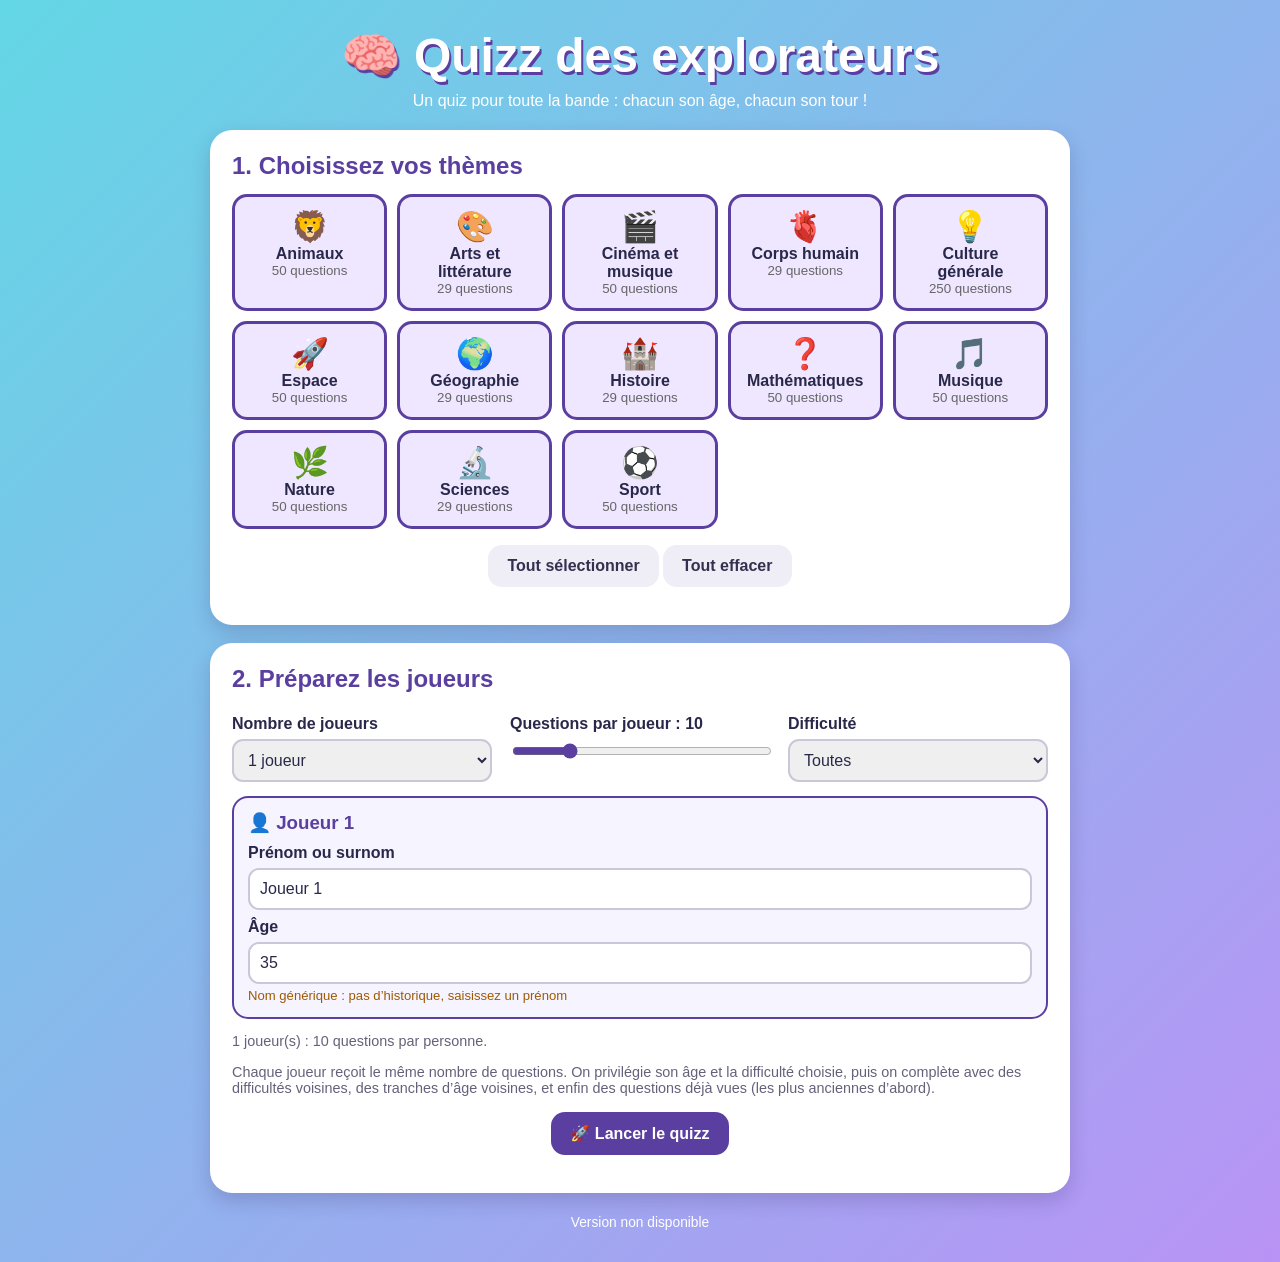
<file: QUIZZ/index.html>
<!DOCTYPE html>
<html lang="fr"><head><meta charset="UTF-8"><meta name="viewport" content="width=device-width, initial-scale=1"><title>Quizz des explorateurs</title><link rel="icon" type="image/svg+xml" href="favicon.svg"><style>
*{box-sizing:border-box}body{margin:0;min-height:100vh;font-family:'Trebuchet MS',Arial,sans-serif;color:#29284a;background:linear-gradient(135deg,#63d7e5,#b993f5)}.wrap{max-width:900px;margin:auto;padding:20px}h1{text-align:center;font-size:clamp(2rem,6vw,3rem);color:white;text-shadow:2px 3px #5b3fa0;margin:8px 0}.sub{text-align:center;color:white;margin:0 0 20px}.card{background:white;border-radius:22px;padding:22px;box-shadow:0 8px 20px #30205b33;margin-bottom:18px}h2{margin:0 0 14px;color:#5b3fa0}.themes{display:grid;grid-template-columns:repeat(auto-fill,minmax(145px,1fr));gap:10px}.theme{border:3px solid #ddd;border-radius:15px;padding:12px;text-align:center;cursor:pointer;font-weight:bold;background:#fafaff}.theme .ic{font-size:1.9em;display:block}.theme.on{border-color:#5b3fa0;background:#efe6ff}.theme small{display:block;font-weight:normal;color:#666}.row{display:flex;flex-wrap:wrap;gap:18px}.field{flex:1;min-width:200px}label{font-weight:bold;display:block;margin:8px 0 6px}select,input{width:100%;padding:10px;font:inherit;border:2px solid #c9c7d8;border-radius:11px;color:#29284a}input[type=range]{padding:0;accent-color:#5b3fa0}button{font-size:1rem;font-weight:bold;border:0;border-radius:14px;padding:12px 19px;cursor:pointer;background:#5b3fa0;color:white}button:hover{filter:brightness(1.1)}button.alt{background:#efedf6;color:#34304f}button:disabled{opacity:.5;cursor:not-allowed}.center{text-align:center}.small{font-size:.9rem;color:#64627a}.players{display:grid;grid-template-columns:repeat(auto-fit,minmax(210px,1fr));gap:12px;margin-top:14px}.player-config{background:#f6f4ff;padding:14px;border:2px solid #e4def8;border-radius:16px}.player-config h3{margin:0 0 10px;color:#5b3fa0}.player-config.active{border-color:#5b3fa0}.profile-state{font-size:.88rem;font-weight:bold;color:#4b755f;margin:9px 0 4px}.profile-warning,.duplicate-warning{font-size:.82rem;color:#9d5a00;margin:4px 0 0}.profile-list{display:flex;flex-wrap:wrap;gap:8px;justify-content:center;margin:10px 0}.profile-pill{display:inline-flex;align-items:center;gap:7px;background:#efe6ff;color:#463183;border:1px solid #d8c8f5;border-radius:999px;padding:7px 10px;font-size:.9rem}.profile-pill.used{opacity:.48}.profile-pill button{padding:0 5px;border-radius:50%;font-size:1rem;background:#dcd6ed;color:#4a4264;line-height:1.3}.profile-heading{width:100%;text-align:center;margin:8px 0 0;font-weight:bold;color:#5b3fa0}.bar{height:12px;background:#eee;border-radius:8px;overflow:hidden;margin-bottom:14px}.bar div{height:100%;background:#4cc38a;width:0;transition:.25s}.tag{display:inline-block;background:#efe6ff;color:#5b3fa0;border-radius:10px;padding:4px 10px;font-weight:bold}.turn{font-size:1.2rem;font-weight:bold;color:#463183;margin:12px 0}.q{font-size:1.35rem;margin:12px 0 16px}.ans{display:block;width:100%;text-align:left;margin:8px 0;background:#f4f4fb;color:#29284a;border:3px solid #deddea}.ans.ok{background:#c8f3da;border-color:#2e9e62}.ans.ko{background:#ffd3d3;border-color:#d24a4a}.fb{min-height:26px;margin:12px 0;font-weight:bold}.scores{display:flex;flex-wrap:wrap;gap:9px;justify-content:center;margin:12px 0}.score-chip{background:#efe6ff;border-radius:14px;padding:9px 12px;font-weight:bold}.winner{font-size:1.2rem;color:#9a6500;font-weight:bold}.hidden{display:none}.err{color:#9d1727;font-weight:bold}footer{text-align:center;color:white;padding:4px 0 12px;font-size:.86rem}.game-home{display:block;margin:0 0 10px auto;padding:6px 10px;font-size:.82rem;background:transparent;color:#777;border:1px solid #ddd;border-radius:10px}.game-home:hover{background:#f6f4ff}@media(max-width:550px){.wrap{padding:12px}.card{padding:17px}}
</style></head><body><main class="wrap"><h1>🧠 Quizz des explorateurs</h1><p class="sub">Un quiz pour toute la bande : chacun son âge, chacun son tour !</p>
<section id="home"><div class="card"><h2>1. Choisissez vos thèmes</h2><div class="themes" id="themes"></div><p class="center"><button class="alt" id="all">Tout sélectionner</button> <button class="alt" id="none">Tout effacer</button></p></div><div class="card"><h2>2. Préparez les joueurs</h2><div class="row"><div class="field"><label for="playerCount">Nombre de joueurs</label><select id="playerCount"></select></div><div class="field"><label for="nb">Questions par joueur : <span id="nbv">10</span></label><input type="range" id="nb" min="5" max="30" value="10"></div><div class="field"><label for="diff">Difficulté</label><select id="diff"><option value="">Toutes</option><option value="facile">Facile</option><option value="moyen">Moyenne</option><option value="difficile">Difficile</option></select></div></div><div id="players" class="players"></div><div id="profileShelf"></div><p class="small" id="profileStatus" aria-live="polite"></p><p class="small" id="avail">Chargement des questions…</p><p class="small">Chaque joueur reçoit le même nombre de questions. On privilégie son âge et la difficulté choisie, puis on complète avec des difficultés voisines, des tranches d’âge voisines, et enfin des questions déjà vues (les plus anciennes d’abord).</p><p class="center"><button id="start" disabled>🚀 Lancer le quizz</button></p></div></section>
<section id="game" class="card hidden"><button id="gameHome" class="alt game-home" type="button">🏠 Accueil</button><div class="bar"><div id="prog"></div></div><div class="scores" id="liveScores" aria-live="polite"></div><div class="turn" id="turn"></div><span class="tag" id="qtheme"></span> <span class="small" id="qnum"></span><div class="q" id="qtext"></div><div id="answers"></div><div class="fb" id="fb" aria-live="polite"></div><p class="center"><button id="next" class="hidden">Suivant ➜</button></p></section><section id="end" class="card hidden center"><h2>🏁 Le quiz est terminé !</h2><div id="winner" class="winner"></div><div class="scores" id="finalScores"></div><p id="msg"></p><button id="replay">🔁 Rejouer avec les mêmes réglages</button> <button class="alt" id="home2">🏠 Retour à l'accueil</button></section><footer>Version <span id="version">chargement…</span></footer></main>
<script>
'use strict';
const ICONS={'Nature':'🌿','Géographie':'🌍','Histoire':'🏰','Animaux':'🦁','Sciences':'🔬','Espace':'🚀','Corps humain':'🫀','Sport':'⚽','Arts et littérature':'🎨','Culture générale':'💡','Musique':'🎵','Cinéma et musique':'🎬','Cuisine et gastronomie':'🍳','Jeux vidéo':'🎮','Math':'🧮'},$=id=>document.getElementById(id);let QUESTIONS=[],THEMES=[],sel=new Set(),players=[],turns=[],idx=0,locked=false,profiles={},storageOK=true,teamSlots=[],activeSlot=0,cardRefreshers=[];let catalogueInitialLoading=false;const PROFILE_KEY='quizz.profiles.v1',TEAM_KEY='quizz.lastTeam.v1';const icon=t=>ICONS[t]||'❓';function shuffle(a){a=a.slice();for(let i=a.length-1;i>0;i--){const j=Math.floor(Math.random()*(i+1));[a[i],a[j]]=[a[j],a[i]]}return a}function nombreJoueurs(){return +$('playerCount').value||1}
function normalizeName(n){return String(n||'').toLocaleLowerCase('fr').replace(/\s+/g,'')}function genericName(n){return !String(n||'').trim()||/^joueur\s*\d+$/i.test(String(n).trim())}function loadTeam(){try{const raw=localStorage.getItem(TEAM_KEY),data=raw&&JSON.parse(raw);if(data&&Array.isArray(data.players)){teamSlots=data.players.slice(0,6).map((p,i)=>({name:typeof p.name==='string'?p.name:'Joueur '+(i+1),age:Math.max(4,Math.min(99,+p.age|| (i===0?35:8)))}));$('playerCount').value=String(Math.max(1,Math.min(6,+data.count||1)))}}catch(e){teamSlots=[]}}function saveTeam(){try{localStorage.setItem(TEAM_KEY,JSON.stringify({count:nombreJoueurs(),players:teamSlots.slice(0,6).map(p=>({name:p.name,age:p.age}))}))}catch(e){storageOK=false}}function loadProfiles(){try{const raw=localStorage.getItem(PROFILE_KEY);if(raw){const parsed=JSON.parse(raw);if(parsed&&typeof parsed==='object'&&!Array.isArray(parsed)){profiles={};Object.values(parsed).forEach(pr=>{if(!pr||genericName(pr.name)||!pr.name)return;const key=normalizeName(pr.name);if(!key)return;const old=profiles[key];profiles[key]=old?{...old,...pr,history:{...(old.history||{}),...(pr.history||{})}}:pr})}localStorage.setItem(PROFILE_KEY,JSON.stringify(profiles))}}catch(e){storageOK=false;profiles={}}if(!storageOK)$('profileStatus').textContent='Stockage local indisponible : les profils ne seront pas conservés.'}function saveProfiles(){try{localStorage.setItem(PROFILE_KEY,JSON.stringify(profiles));storageOK=true;$('profileStatus').textContent='Profils enregistrés sur cet appareil.';return true}catch(e){storageOK=false;$('profileStatus').textContent='Stockage local indisponible : le jeu continue, mais les profils ne sont pas enregistrés.';return false}}function profileFor(name,create){const key=normalizeName(name);if(!key||genericName(name))return null;if(!profiles[key]&&create)profiles[key]={name:String(name).trim(),age:null,history:{}};return profiles[key]||null}function syncPlayer(p){if(genericName(p.name))return;const pr=profileFor(p.name,true);if(pr){pr.name=String(p.name).trim();pr.age=Math.max(4,Math.min(99,+p.age||4));if(!pr.history||typeof pr.history!=='object'||Array.isArray(pr.history))pr.history={};saveProfiles()}}function persistTeam(){players.forEach((p,i)=>{teamSlots[i]={name:p.name,age:p.age}});saveTeam()}function persistInputs(){players.forEach((p,i)=>{const c=$('players').children[i];if(c){const fields=c.querySelectorAll('input');if(fields.length===2){p.name=fields[0].value;p.age=Math.max(4,Math.min(99,+fields[1].value||4));teamSlots[i]={name:p.name,age:p.age}}}});saveTeam()}function renderProfileShelf(){const shelf=$('profileShelf');shelf.innerHTML='';const list=Object.entries(profiles).filter(([,pr])=>pr&&!genericName(pr.name));if(!list.length)return;const heading=document.createElement('div');heading.className='profile-heading';heading.textContent='Profils existants — cliquez pour choisir';shelf.appendChild(heading);const row=document.createElement('div');row.className='profile-list';list.forEach(([key,pr])=>{const used=players.some(p=>normalizeName(p.name)===key);const pill=document.createElement('span');pill.className='profile-pill'+(used?' used':'');const choose=document.createElement('button');choose.type='button';choose.className='alt';choose.textContent=pr.name+' · '+(pr.age||'?')+' ans';choose.title=used?'Déjà dans la partie : échange avec le joueur sélectionné':'Choisir ce profil';choose.onclick=()=>{let i=activeSlot;if(i<0||i>=players.length){i=players.findIndex(p=>genericName(p.name));if(i<0)i=0}const j=players.findIndex((p,k)=>k!==i&&normalizeName(p.name)===key);if(j>=0){const cur=players[i];players[j].name=genericName(cur.name)?'Joueur '+(j+1):cur.name;players[j].age=cur.age}players[i].name=pr.name;players[i].age=Math.max(4,Math.min(99,+pr.age||8));persistTeam();renderPlayers()};const del=document.createElement('button');del.type='button';del.textContent='×';del.setAttribute('aria-label','Supprimer le profil '+pr.name);del.title='Supprimer ce profil et son historique';del.onclick=()=>{if(confirm('Supprimer le profil « '+pr.name+' » et tout son historique ?')){delete profiles[key];saveProfiles();renderPlayers()}};pill.append(choose,del);row.appendChild(pill)});shelf.appendChild(row)}function renderPlayers(){const box=$('players'),n=nombreJoueurs();box.innerHTML='';cardRefreshers=[];while(teamSlots.length<6){const i=teamSlots.length;teamSlots.push({name:'Joueur '+(i+1),age:i===0?35:8})}players=teamSlots.slice(0,n).map(p=>({...p,score:0,quiz:[]}));if(activeSlot>=n||activeSlot<0)activeSlot=0;players.forEach((p,i)=>{const c=document.createElement('div');c.className='player-config';if(i===activeSlot)c.classList.add('active');c.addEventListener('focusin',()=>{activeSlot=i;[...box.children].forEach((x,k)=>x.classList.toggle('active',k===i))});c.addEventListener('click',()=>{activeSlot=i;[...box.children].forEach((x,k)=>x.classList.toggle('active',k===i))});const h=document.createElement('h3');h.textContent='👤 Joueur '+(i+1);const nl=document.createElement('label');nl.textContent='Prénom ou surnom';const name=document.createElement('input');name.type='text';name.maxLength=24;name.value=p.name;name.setAttribute('aria-label','Nom du joueur '+(i+1));name.onfocus=()=>{activeSlot=i};const al=document.createElement('label');al.textContent='Âge';const age=document.createElement('input');age.type='number';age.min=4;age.max=99;age.value=p.age;age.setAttribute('aria-label','Âge du joueur '+(i+1));const state=document.createElement('div');state.className='profile-state';state.setAttribute('aria-live','polite');const warning=document.createElement('div');warning.className='profile-warning';const duplicate=document.createElement('div');duplicate.className='duplicate-warning';function refreshCard(){const generic=genericName(name.value),pr=profileFor(name.value,false),dupe=!generic&&players.some((other,j)=>j!==i&&!genericName(other.name)&&normalizeName(other.name)===normalizeName(name.value));state.textContent=generic?'Nom générique : pas d’historique':pr?'Profil existant · '+Object.values(pr.history||{}).filter(x=>x&&+x.vu>0).length+' questions vues':'Nouveau profil';warning.textContent=generic?'Nom générique : pas d’historique, saisissez un prénom':'';duplicate.textContent=dupe?'⚠ Ce nom est déjà utilisé par un autre joueur.':'';duplicate.hidden=!dupe;state.hidden=generic;name.classList.toggle('err',dupe)}cardRefreshers.push(refreshCard);name.oninput=()=>{p.name=name.value;teamSlots[i]={name:p.name,age:p.age};const pr=profileFor(name.value,false);if(pr&&pr.age){p.age=pr.age;age.value=pr.age;teamSlots[i].age=p.age}saveTeam();cardRefreshers.forEach(fn=>fn());renderProfileShelf();count()};name.onchange=()=>{syncPlayer(p);refreshCard()};age.oninput=()=>{p.age=Math.max(4,Math.min(99,+age.value||4));teamSlots[i]={name:p.name,age:p.age};const pr=profileFor(p.name,false);if(pr){pr.age=p.age;saveProfiles()}saveTeam();count()};age.onchange=()=>syncPlayer(p);c.append(h,nl,name,al,age,state,warning,duplicate);box.appendChild(c);refreshCard()});renderProfileShelf();count()}/* SELECTION_LOGIC_START */
const AGE_BANDS=[[4,6],[7,8],[9,10],[11,12],[13,15],[16,19],[20,34],[35,50],[51,99]];
function bandIndex(age){return AGE_BANDS.findIndex(([lo,hi])=>+age>=lo&&+age<=hi)}
function difficultyStages(d){return d==='difficile'?['difficile','moyen','facile']:d==='moyen'?['moyen','facile']:d==='facile'?['facile']:['']}
/* Listes de questions par priorité décroissante : pour chaque tranche (la sienne, puis les voisines par écart croissant), les difficultés dans l'ordre de repli. */
function selectionPools(player,difficulty=''){
 const own=bandIndex(player.age);if(own<0)return [];
 const stages=difficultyStages(difficulty),pools=[];
 const bands=AGE_BANDS.map((_,i)=>i).sort((a,b)=>Math.abs(a-own)-Math.abs(b-own)||a-b);
 for(const b of bands){
  for(const stage of stages){
   const pool=QUESTIONS.filter(q=>sel.has(q.theme)&&bandIndex(q.age)===b&&(!stage||q.difficulte===stage));
   if(pool.length)pools.push(pool);
  }
 }
 return pools;
}
function eligibleForPlayer(player,difficulty=''){
 const pools=selectionPools(player,difficulty);
 return [...new Map(pools.flat().map(q=>[q.id,q])).values()];
}
/* Sélection pour un joueur : par niveau de priorité, d'abord les questions jamais vues (hors celles déjà prises par d'autres joueurs), puis, en dernier recours, les questions déjà vues (les plus anciennes d'abord), puis tout ce qui reste. */
function selectFromPools(pools,requested=10,used=new Set(),history={},now=Date.now()){
 const selected=[],local=new Set();
 const h=q=>history[String(q.id)]||null,seen=q=>{const x=h(q);return !!x&&(+x.vu||0)>0};
 const due=q=>{const x=h(q);return seen(q)&&Number.isFinite(+x.due)&&+x.due<=now};
 const take=(list)=>{for(const q of list){if(selected.length>=requested)return;if(!local.has(q.id)){selected.push(q);local.add(q.id)}}};
 const oldestDue=(a,b)=>{const x=h(a),y=h(b);return (+x.due||0)-(+y.due||0)||(+x.derniere||0)-(+y.derniere||0)};
 const oldestSeen=(a,b)=>(+h(a).derniere||0)-(+h(b).derniere||0);
 /* 1. Garder le quota des révisions dues : au plus 30 % */
 const target=Math.floor(requested*.30);
 const dueList=pools.flatMap(pool=>pool.filter(q=>due(q)&&!used.has(q.id)).sort(oldestDue));
 for(const q of dueList){if(selected.length>=target)break;if(!local.has(q.id)){selected.push(q);local.add(q.id)}}
 /* 2. Questions inédites, priorité par tranche d'âge/difficulté inchangée */
 for(const pool of pools){take(shuffle(pool.filter(q=>!seen(q)&&!used.has(q.id))));if(selected.length>=requested)break}
 /* 3. Si les inédites non prises ne suffisent pas, réutiliser d'abord des inédites prises par un autre joueur. */
 for(const pool of pools){take(shuffle(pool.filter(q=>!seen(q))));if(selected.length>=requested)break}
 /* 4. Révisions non dues : uniquement après épuisement des inédites, les plus anciennement vues d'abord. */
 for(const pool of pools){take(pool.filter(q=>seen(q)&&!due(q)&&!used.has(q.id)).sort(oldestSeen));if(selected.length>=requested)break}
 /* 5. Dernier recours pour conserver le même nombre de questions : reprises, inédites avant vues. */
 for(const pool of pools){take(pool.filter(q=>!seen(q)&&!local.has(q.id)));if(selected.length>=requested)break}
 for(const pool of pools){take(pool.filter(q=>seen(q)&&!due(q)&&!local.has(q.id)).sort(oldestSeen));if(selected.length>=requested)break}
 for(const pool of pools){take(pool.filter(q=>due(q)&&!local.has(q.id)).sort(oldestDue));if(selected.length>=requested)break}
 return {selected,available:[...new Map(pools.flat().map(q=>[q.id,q])).values()]};
}
function selectQuestions(player,difficulty='',requested=10,used=new Set(),history={},now=Date.now()){
 return selectFromPools(selectionPools(player,difficulty),requested,used,history,now);
}
function ageOrder(a,b,p){return Math.abs((+a.age||0)-p.age)-Math.abs((+b.age||0)-p.age)}
function prepareQuizzes(){
 const now=Date.now(),requested=Math.min(30,+$('nb').value||10),d=$('diff').value;
 players.forEach(syncPlayer);
 const capacities=players.map(p=>eligibleForPlayer(p,d).length);
 let total=Math.min(requested,...capacities),results=players.map(()=>[]),complete=total===0;
 /* Essayer d'abord le nombre demandé ; réduire pour tous seulement si c'est impossible. */
 for(let target=total;target>0&&!complete;target--){
  for(let attempt=0;attempt<40&&!complete;attempt++){
   const used=new Set(),trial=[];
   players.forEach(p=>{
    const pr=profileFor(p.name,false),pools=selectionPools(p,d);
    const result=selectFromPools(pools,target,used,pr&&pr.history||{},now);
    trial.push(shuffle(result.selected));result.selected.forEach(q=>used.add(q.id));
   });
   if(trial.every(quiz=>quiz.length===target)){results=trial;total=target;complete=true}
  }
 }
 if(!complete){total=0;results=players.map(()=>[])}
 players.forEach((p,i)=>{p.quiz=results[i]||[];p.score=0});
 window.quizDistribution={total,requested};
 count();
 turns=[];for(let q=0;q<total;q++)players.forEach((p,pi)=>turns.push({pi,qi:q}));return turns
}
function count(){if(!QUESTIONS.length||catalogueInitialLoading)return;const requested=Math.min(30,+$('nb').value||10),d=$('diff').value,invalid=players.some(p=>!p.age||p.age<4||p.age>99),label=(p,i)=>genericName(p.name)?'Joueur '+(i+1):p.name,capacities=players.map(p=>eligibleForPlayer(p,d).length),common=Math.min(requested,...capacities),zero=players.map((p,i)=>({p,i,capacity:capacities[i]})).filter(x=>x.capacity===0);let message='';if(invalid)message='Âge invalide : choisissez un âge de 4 à 99 ans.';else if(zero.length)message='Aucune question disponible pour '+zero.map(x=>label(x.p,x.i)).join(', ')+' : lancement impossible.';else message=players.length+' joueur(s) : '+common+' question'+(common>1?'s':'')+' par personne.'+(common<requested?' Le catalogue ne permet pas plus pour tous les joueurs (demandé : '+requested+').':'');const named=players.map((p,i)=>({p,i})).filter(({p})=>!genericName(p.name)).map(({p,i})=>{const pr=profileFor(p.name,false),history=pr&&pr.history||{},available=[...new Map(selectionPools(p,d).flat().map(q=>[q.id,q])).values()],fresh=available.filter(q=>!(history[String(q.id)]&&(+history[String(q.id)].vu||0)>0)).length;return label(p,i)+' : '+fresh+' question'+(fresh===1?'':'s')+' inédite'+(fresh===1?'':'s')+' disponible'+(fresh===1?'':'s')+' sur les thèmes choisis.'+(fresh<requested?' '+label(p,i)+' n’a plus que '+fresh+' questions inédites sur ces thèmes.':'')}).join(' ');if(named)message+=' '+named;$('start').disabled=invalid||common===0;$('avail').textContent=message}
function build(){const box=$('themes');box.innerHTML='';THEMES.forEach(k=>{const e=document.createElement('div');e.className='theme'+(sel.has(k)?' on':'');e.setAttribute('role','checkbox');e.setAttribute('aria-checked',sel.has(k));e.tabIndex=0;e.innerHTML='<span class="ic">'+icon(k)+'</span>'+esc(k)+'<small>'+(catalogueMode&&catalogue?((catalogue.themes.find(t=>t.nom===k)||{}).nombre||0):QUESTIONS.filter(q=>q.theme===k).length)+' questions</small>';const toggle=()=>{sel.has(k)?sel.delete(k):sel.add(k);build()};e.onclick=toggle;e.onkeydown=v=>{if(v.key==='Enter'||v.key===' '){v.preventDefault();toggle()}};box.appendChild(e)});count()}function esc(s){return String(s).replace(/[&<>"']/g,c=>({'&':'&amp;','<':'&lt;','>':'&gt;','"':'&quot;',"'":'&#39;'}[c]))}function updateScores(){$('liveScores').innerHTML=players.map(p=>'<span class="score-chip">'+esc(p.name)+': '+p.score+' / '+p.quiz.length+' ⭐</span>').join('')}
function start(){count();if($('start').disabled)return;persistTeam();players.forEach(p=>syncPlayer(p));prepareQuizzes();if(players.some(p=>p.quiz.length===0)){$('avail').textContent='Au moins un joueur n’a aucune question disponible : lancement impossible.';return}idx=0;locked=false;$('home').classList.add('hidden');$('end').classList.add('hidden');$('game').classList.remove('hidden');updateScores();show()}function show(){const t=turns[idx],p=players[t.pi],q=p.quiz[t.qi];locked=false;$('prog').style.width=idx/turns.length*100+'%';$('turn').textContent='🎯 Au tour de '+p.name+' (joueur '+(t.pi+1)+')';$('qtheme').textContent=icon(q.theme)+' '+q.theme;$('qnum').textContent='Question '+(t.qi+1)+' / '+p.quiz.length;$('qtext').textContent=q.question;$('fb').textContent='';$('next').classList.add('hidden');const box=$('answers');box.innerHTML='';shuffle(q.reponses.map((t,i)=>({t,i}))).forEach(o=>{const b=document.createElement('button');b.className='ans';b.textContent=o.t;b.onclick=()=>answer(b,o.i===q.bonne,t.pi);b.dataset.ok=o.i===q.bonne?'1':'0';box.appendChild(b)})}function recordAnswer(p,q,ok,at){if(genericName(p.name))return;syncPlayer(p);const pr=profileFor(p.name,true),key=String(q.id),old=pr.history[key]||{},level=Math.max(0,Math.min(5,+old.niveau||0));const nextLevel=ok?Math.min(5,level+1):0,days=[1,3,7,21,60];pr.history[key]={vu:(+old.vu||0)+1,echecs:(+old.echecs||0)+(ok?0:1),niveau:nextLevel,derniere:at,dernierResultat:ok?'bonne':'mauvaise',due:ok?at+days[nextLevel-1]*86400000:at};saveProfiles()}function answer(btn,ok,pi){if(locked)return;locked=true;const turn=turns[idx],question=players[pi].quiz[turn.qi];recordAnswer(players[pi],question,ok,Date.now());if(catalogueMode)loadNextExhaustedThemeFiles();document.querySelectorAll('.ans').forEach(b=>{b.disabled=true;if(b.dataset.ok==='1')b.classList.add('ok')});if(ok){players[pi].score++;$('fb').textContent='✅ Bravo ! '+players[pi].name+' marque un point !'}else{btn.classList.add('ko');$('fb').textContent='❌ Raté ! La bonne réponse est en vert.'}updateScores();$('next').textContent=idx===turns.length-1?'Voir le classement 🏆':'Au joueur suivant ➜';$('next').classList.remove('hidden')}function next(){if(++idx>=turns.length)finish();else show()}function finish(){$('game').classList.add('hidden');$('end').classList.remove('hidden');const sorted=players.slice().sort((a,b)=>b.score-a.score),top=sorted[0],ties=sorted.filter(p=>p.score===top.score);$('finalScores').innerHTML=sorted.map((p,i)=>'<span class="score-chip">'+(i===0?'🏆 ':'')+(i+1)+'. '+esc(p.name)+' — '+p.score+' / '+p.quiz.length+'</span>').join('');$('winner').textContent=ties.length>1?'🤝 Égalité entre '+ties.map(p=>p.name).join(', ')+' !':'🏆 Bravo '+top.name+' !';$('msg').textContent='Chacun a joué le même nombre de questions, adaptées à son âge.'}
$('playerCount').innerHTML=Array.from({length:6},(_,i)=>'<option value="'+(i+1)+'">'+(i+1)+(i?' joueurs':' joueur')+'</option>').join('');$('playerCount').onchange=()=>{persistInputs();renderPlayers();saveTeam()};$('nb').oninput=e=>{$('nbv').textContent=e.target.value;count()};$('diff').onchange=count;$('all').onclick=()=>{THEMES.forEach(k=>sel.add(k));build()};$('none').onclick=()=>{sel.clear();build()};$('start').onclick=start;$('next').onclick=next;$('replay').onclick=start;const returnHome=()=>{$('end').classList.add('hidden');$('game').classList.add('hidden');$('home').classList.remove('hidden')};$('home2').onclick=returnHome;$('gameHome').onclick=()=>{if(confirm('Abandonner le quizz en cours ?'))returnHome()};loadProfiles();loadTeam();renderPlayers();
/* Chargement des questions : catalogue.json puis le fichier 001 de chaque thème, les suivants à la demande. */
function validQuestion(q){return q&&Number.isInteger(q.id)&&q.theme&&q.question&&Array.isArray(q.reponses)&&Number.isInteger(q.bonne)}
async function fetchQuestionFile(path){const r=await fetch(path);if(!r.ok)throw Error('HTTP '+r.status);const d=await r.json();if(!Array.isArray(d))throw Error('format JSON inattendu');return d}
function addQuestions(d){const seen=new Set(QUESTIONS.map(q=>q.id));d.forEach(q=>{if(validQuestion(q)&&!seen.has(q.id)){seen.add(q.id);QUESTIONS.push(q)}})}
let catalogue=null,loadedThemeFiles={},themeLoads=new Set(),catalogueMode=false;
async function loadNextExhaustedThemeFiles(){if(!catalogueMode||!catalogue||!players.length)return;let changed=false;for(const entry of catalogue.themes){if(!sel.has(entry.nom)||themeLoads.has(entry.slug))continue;const ready=players.some(p=>themeBatchSeen(p,entry.nom));if(!ready)continue;const files=entry.fichiers||[],loaded=loadedThemeFiles[entry.slug]||0;if(loaded>=files.length)continue;const file=files[loaded];themeLoads.add(entry.slug);try{const data=await fetchQuestionFile(file.fichier);addQuestions(data);loadedThemeFiles[entry.slug]=loaded+1;changed=true} catch(e){console.warn('Fichier de thème « '+file.fichier+' » inaccessible ('+e.message+')')} finally{themeLoads.delete(entry.slug)}}if(changed){build();count()}}
function themeBatchSeen(player,theme){const pr=profileFor(player.name,false);return QUESTIONS.filter(q=>q.theme===theme&&(!pr||!pr.history[String(q.id)])).length===0}
function loadCatalogueQuestions(){fetch('catalogue.json').then(r=>{if(!r.ok)throw Error('HTTP '+r.status);return r.json()}).then(async data=>{if(!data||!Array.isArray(data.themes))throw Error('format de catalogue inattendu');catalogue=data;catalogueMode=true;THEMES=data.themes.map(t=>t.nom);sel=new Set(THEMES);const first=data.themes.filter(t=>sel.has(t.nom)).map(t=>t.fichiers&&t.fichiers[0]).filter(Boolean);await Promise.all(first.map(async x=>{try{addQuestions(await fetchQuestionFile(x.fichier))}catch(e){console.warn(e)}}));catalogueInitialLoading=false;build();count()}).catch(e=>{console.error(e);$('avail').textContent='Impossible de charger le catalogue des questions. '+(e&&e.message?e.message:String(e))})}
function loadQuestions(){loadCatalogueQuestions()}
loadQuestions();
function loadVersion(){const controller=new AbortController(),timer=setTimeout(()=>controller.abort(),10000);let shortSha='';fetch('https://api.github.com/repos/NotoriousBig62/Misc/commits?path=QUIZZ&per_page=1',{headers:{Accept:'application/vnd.github+json'},signal:controller.signal}).then(r=>{if(!r.ok)throw Error('API indisponible (HTTP '+r.status+')');return r.json()}).then(d=>{if(!Array.isArray(d)||!d[0]||typeof d[0].sha!=='string')throw Error('Commit indisponible');shortSha=d[0].sha.slice(0,7)}).catch(e=>console.warn('Version GitHub indisponible:',e)).finally(()=>{clearTimeout(timer);$('version').textContent=shortSha||'non disponible'})}loadVersion();
</script></body></html>
</file>
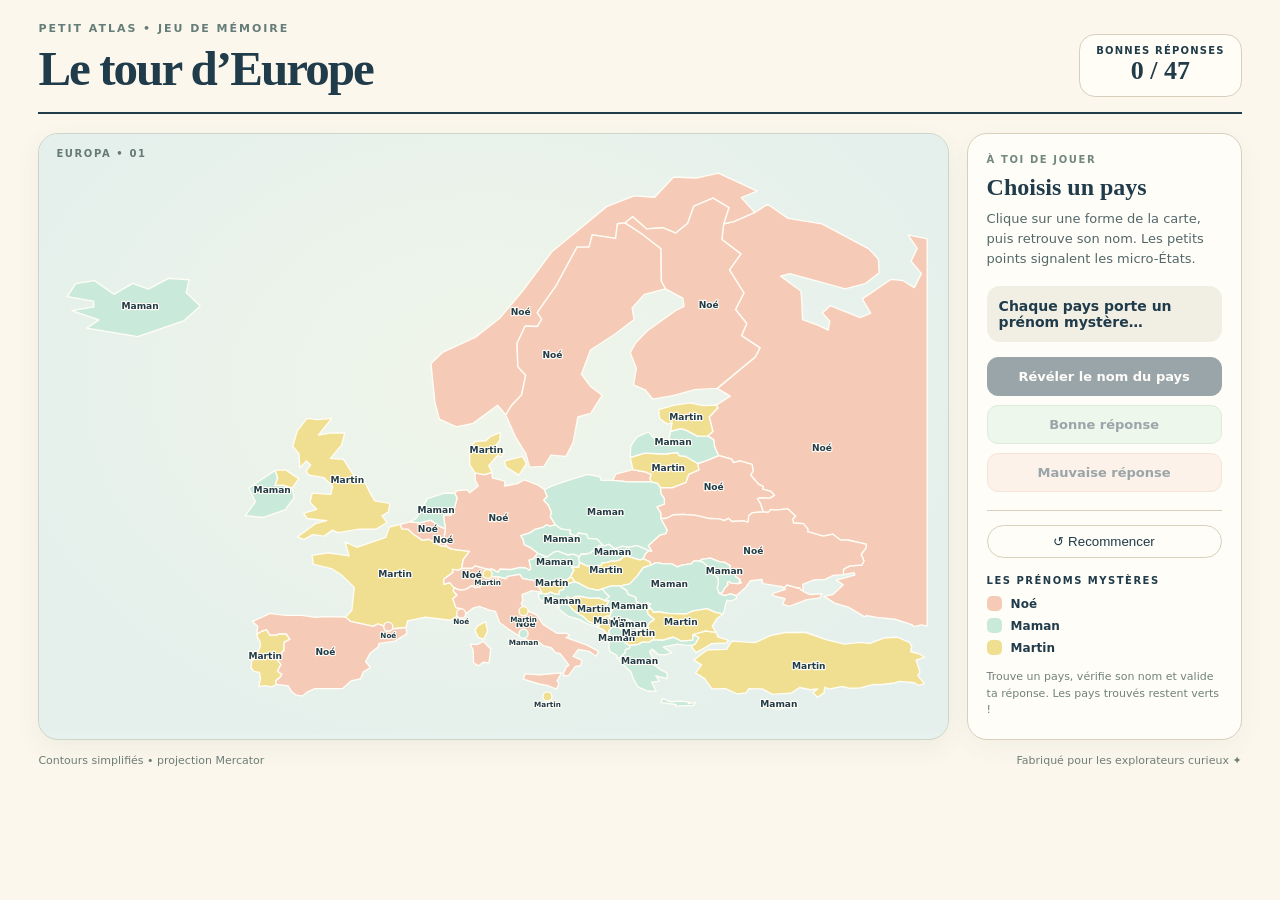
<file: tour-europe.html>
<!doctype html><html lang="fr"><meta charset="utf-8"><meta name="viewport" content="width=device-width,initial-scale=1"><meta name="theme-color" content="#f8f4e8"><title>Le tour d’Europe — jeu des pays</title><style>
:root{--ink:#203b4a;--paper:#fbf7ec;--line:#d8d0bd;--sea:#e7f1ed;--mint:#c9e9da;--peach:#f5cbb8;--butter:#f1df91;--green:#85c99b}*{box-sizing:border-box}body{margin:0;background:var(--paper);color:var(--ink);font-family:'Trebuchet MS',system-ui,sans-serif}.page{max-width:1440px;margin:auto;padding:22px clamp(14px,3vw,42px) 30px}.top{display:flex;align-items:flex-end;justify-content:space-between;gap:18px;border-bottom:2px solid var(--ink);padding-bottom:15px}.eyebrow{font-size:11px;text-transform:uppercase;letter-spacing:.18em;font-weight:800;color:#647d78}.title{font-family:Georgia,serif;font-size:clamp(30px,4vw,49px);font-weight:700;letter-spacing:-.04em;margin:5px 0 0}.scorebox{border:1px solid var(--line);border-radius:16px;padding:10px 16px;background:#fffdf5;min-width:116px;text-align:center}.scorebox small{display:block;text-transform:uppercase;letter-spacing:.12em;font-size:10px;font-weight:bold}.score{font-family:Georgia,serif;font-size:26px;font-weight:bold}.layout{display:grid;grid-template-columns:minmax(0,1fr) 275px;gap:18px;margin-top:19px;align-items:stretch}.mapcard{position:relative;min-width:0;border:1px solid #cbd5c9;border-radius:20px;background:var(--sea);overflow:hidden;box-shadow:0 8px 24px #43584b12}.mapcard:before{content:'EUROPA • 01';position:absolute;left:17px;top:14px;font-size:10px;letter-spacing:.16em;font-weight:900;color:#647a73;z-index:1}.map{display:block;width:100%;height:auto;min-height:490px;max-height:calc(100vh - 170px);background:radial-gradient(ellipse at 49% 42%,#f0f5e9 0,#e5f0ec 75%)}.country{stroke:#fffdf5;stroke-width:1.35;stroke-linejoin:round;vector-effect:non-scaling-stroke;cursor:pointer;transition:fill .2s,filter .15s}.country:hover,.country:focus,.micro:hover,.micro:focus{filter:brightness(.94);stroke:var(--ink);stroke-width:2.4;outline:none}.noé{fill:var(--peach)}.maman{fill:var(--mint)}.martin{fill:var(--butter)}.micro{stroke:#fffdf5;stroke-width:1.4;vector-effect:non-scaling-stroke;cursor:pointer}.micro:focus{outline:none}.correct{fill:var(--green)!important}.maplabel{pointer-events:none;text-anchor:middle;font-family:'Trebuchet MS',system-ui,sans-serif;font-size:10px;font-weight:800;fill:#213b47;paint-order:stroke;stroke:#fffdf5;stroke-width:2.5px;stroke-linejoin:round}.maplabel .answer{display:none;font-size:9px}.maplabel.solved .first{display:none}.maplabel.solved .answer{display:inline}.maplabel.solved .capital{font-size:7px;font-weight:600}.microlabel{font-size:8px}.panel{padding:20px 19px;border-radius:20px;background:#fffdf7;border:1px solid var(--line);box-shadow:0 8px 24px #43584b0c;display:flex;flex-direction:column;min-height:100%}.panel .tag{font-size:10px;text-transform:uppercase;letter-spacing:.16em;font-weight:900;color:#728780}.panel h2{font:700 24px Georgia,serif;margin:9px 0 8px}.panel p{font-size:13px;line-height:1.55;color:#53676a;margin:0 0 17px}.namecard{padding:12px;border-radius:13px;background:#f1eee3;margin:0 0 15px;min-height:56px;font-size:14px;font-weight:bold}.namecard strong{font-family:Georgia,serif;font-size:20px}.buttons{display:grid;gap:9px}.btn{width:100%;padding:11px 12px;border-radius:11px;border:1px solid var(--line);background:white;color:var(--ink);font:700 13px 'Trebuchet MS',system-ui,sans-serif;cursor:pointer;transition:transform .15s,background .15s}.btn:hover{transform:translateY(-1px);background:#f6f1e5}.btn.primary{background:var(--ink);color:white;border-color:var(--ink)}.btn.good{background:#d9f0df;border-color:#b0d9bb}.btn.bad{background:#fae5d9;border-color:#ecc8b4}.btn:disabled{opacity:.45;cursor:not-allowed;transform:none}.divider{border:0;border-top:1px solid var(--line);margin:18px 0 14px}.legend{margin-top:auto;padding-top:17px}.legend h3{font-size:10px;text-transform:uppercase;letter-spacing:.15em;margin:0 0 10px}.key{display:flex;align-items:center;gap:9px;margin:7px 0;font-size:12px;font-weight:700}.swatch{width:15px;height:15px;border-radius:5px}.hint{font-size:11px;color:#71817c;line-height:1.5;margin-top:14px}.foot{display:flex;justify-content:space-between;gap:14px;margin-top:14px;font-size:11px;color:#6f7e77}.reset{font:700 12px inherit;border:1px solid var(--line);border-radius:99px;background:#fffdf7;color:var(--ink);padding:8px 14px;cursor:pointer}.reset:hover{background:#f0eadb}@media(max-width:850px){.layout{grid-template-columns:1fr}.map{min-height:0;max-height:none}.panel{min-height:initial}.legend{margin-top:16px}.top{align-items:center}}@media(max-width:480px){.page{padding:14px 10px 22px}.mapcard,.panel{border-radius:15px}.mapcard:before{font-size:8px}.maplabel{font-size:8px}.maplabel .answer{font-size:7px}.maplabel.solved .capital{font-size:6px}.foot{align-items:flex-start}}
</style><main class="page"><header class="top"><div><div class="eyebrow">Petit atlas • jeu de mémoire</div><h1 class="title">Le tour d’Europe</h1></div><div class="scorebox"><small>Bonnes réponses</small><span class="score" id="score">0 / 47</span></div></header><section class="layout"><div class="mapcard"><svg class="map" viewBox="0 0 1000 660" role="img" aria-label="Carte interactive des pays d’Europe"><g id="countries"><path id="c0" class="country noé" d="M971.7,540.5L963.4,542.4L961.0,540.2L942.4,534.3L922.3,532.3L910.8,530.2L909.1,531.7L891.7,521.2L876.1,516.5L864.3,509.1L874.2,507.0L885.6,496.3L877.9,491.2L898.1,485.8L897.7,483.0L885.5,485.1L885.9,479.2L892.9,475.5L906.1,474.6L908.3,470.1L905.3,462.7L910.8,455.5L910.7,451.5L890.5,447.0L882.5,447.1L874.1,440.6L863.6,442.8L846.3,437.9L846.6,435.1L841.7,429.0L830.8,428.3L829.7,423.8L833.1,420.9L824.4,412.7L810.2,414.1L806.1,413.4L802.6,416.7L797.5,416.1L794.2,406.7L791.0,401.8L793.6,400.4L804.6,400.9L809.9,397.6L806.0,393.6L796.8,391.0L797.6,388.2L792.1,385.5L783.5,375.4L786.4,371.2L785.1,363.8L771.7,360.0L764.6,361.9L762.6,358.0L748.2,354.0L743.9,344.4L742.7,336.5L736.1,332.7L742.0,327.4L737.9,311.5L747.6,301.5L745.6,298.5L761.1,288.7L746.8,280.1L788.7,245.4L793.8,235.5L773.6,222.0L779.2,208.7L766.9,193.2L776.1,174.9L760.2,149.5L772.8,132.0L751.9,116.1L753.9,98.8L764.9,96.5L788.2,86.4L802.3,77.4L824.7,92.9L862.1,98.9L913.7,126.5L924.2,137.6L925.1,152.9L909.9,164.7L887.6,170.6L826.7,153.7L816.6,156.5L838.9,172.8L839.8,182.9L840.7,204.4L858.2,210.7L868.9,216.0L870.7,206.0L862.5,197.1L871.1,189.1L904.2,202.2L915.7,197.1L906.5,181.6L938.3,160.0L950.9,161.3L963.7,169.1L971.6,153.7L960.2,140.1L966.9,126.0L956.9,111.1L978.0,115.4L978.0,541.8L971.7,540.5ZM648.8,383.1L631.9,381.3L635.0,374.6L653.9,369.5L668.2,372.2L674.2,374.7L672.8,378.9L673.9,382.9L648.8,383.1ZM823.7,496.6L833.4,499.3L837.8,499.9L839.5,502.4L841.6,502.8L841.7,503.9L848.4,507.0L862.3,506.2L859.7,510.7L844.7,512.9L826.2,520.2L818.6,517.6L821.6,511.7L806.7,508.0L809.1,505.6L822.1,501.3L820.1,499.8L823.7,496.6Z" tabindex="0" role="button" aria-label="Russie, étiquette Noé"/><path id="c1" class="country noé" d="M764.9,96.5L753.9,98.8L759.7,81.0L742.2,70.6L721.0,79.5L714.3,98.2L701.2,109.1L686.6,103.2L668.8,104.4L653.6,91.1L645.4,97.8L636.9,98.8L634.9,115.0L609.2,111.1L605.6,124.6L592.4,124.5L569.8,166.3L548.6,196.6L553.5,203.8L548.8,211.9L535.2,211.6L526.4,230.4L527.2,256.1L535.9,265.6L531.4,287.1L520.1,299.2L514.0,309.3L504.9,298.6L477.9,318.6L459.7,322.5L440.8,313.9L435.9,295.2L431.6,252.8L444.2,240.5L480.2,223.9L507.2,202.9L532.2,173.2L565.0,129.3L625.4,79.7L655.4,68.2L677.9,69.6L698.7,47.3L723.6,48.5L748.1,43.1L790.8,63.0L773.2,70.1L788.2,86.4L764.9,96.5Z" tabindex="0" role="button" aria-label="Norvège, étiquette Noé"/><path id="c2" class="country martin" d="M454.4,457.0L474.0,459.5L467.1,468.7L465.4,478.3L461.7,480.5L455.4,479.3L455.9,482.7L445.9,490.0L445.7,495.9L452.2,493.9L456.9,499.5L456.3,503.2L460.3,507.9L455.6,511.8L459.1,521.5L466.5,523.1L465.0,528.5L452.6,535.4L425.7,532.1L405.8,536.1L404.2,543.4L388.4,545.0L373.0,539.5L368.0,542.1L342.9,536.6L337.5,531.8L344.5,524.4L347.1,499.2L333.0,485.6L323.0,478.9L302.1,473.8L300.7,464.0L318.4,461.1L341.4,464.5L337.0,449.1L349.9,455.0L381.7,444.2L385.8,432.7L397.8,429.8L399.7,434.8L406.1,435.0L412.4,440.7L422.0,447.2L429.0,446.2L440.9,452.5L444.0,453.7L447.9,453.4L454.4,457.0ZM491.7,536.9L494.0,547.3L489.5,556.5L483.3,554.1L480.1,546.0L482.9,541.5L491.7,536.9Z" tabindex="0" role="button" aria-label="France, étiquette Martin"/><path id="c3" class="country noé" d="M520.1,299.2L531.4,287.1L535.9,265.6L527.2,256.1L526.4,230.4L535.2,211.6L548.8,211.9L553.5,203.8L548.6,196.6L569.8,166.3L592.4,124.5L605.6,124.6L609.2,111.1L634.9,115.0L636.9,98.8L645.4,97.8L663.6,109.9L684.9,126.4L685.3,161.8L689.9,170.5L666.4,176.6L653.1,191.6L655.3,204.4L633.6,220.8L607.2,237.8L597.2,264.7L607.0,277.7L620.0,287.7L607.5,307.6L593.3,311.6L588.1,339.8L580.3,355.0L563.7,353.5L556.0,366.1L540.2,366.8L535.9,351.8L524.4,333.2L514.0,309.3L520.1,299.2Z" tabindex="0" role="button" aria-label="Suède, étiquette Noé"/><path id="c4" class="country noé" d="M762.6,358.0L764.6,361.9L771.7,360.0L785.1,363.8L786.4,371.2L783.5,375.4L792.1,385.5L797.6,388.2L796.8,391.0L806.0,393.6L809.9,397.6L804.6,400.9L793.6,400.4L791.0,401.8L794.2,406.7L797.5,416.1L785.8,416.9L781.6,420.1L780.7,427.4L775.3,426.0L763.0,426.7L759.4,423.3L754.3,425.8L749.1,423.7L738.4,423.4L723.1,420.0L709.3,418.9L698.8,419.2L691.3,423.1L684.7,423.6L684.5,417.2L680.3,410.5L688.5,407.5L688.5,401.5L684.7,395.9L684.2,389.2L697.4,389.3L712.2,383.6L715.4,374.9L726.5,369.9L725.3,362.8L733.6,360.1L748.2,354.0L762.6,358.0Z" tabindex="0" role="button" aria-label="Biélorussie, étiquette Noé"/><path id="c5" class="country noé" d="M802.6,416.7L806.1,413.4L810.2,414.1L824.4,412.7L833.1,420.9L829.7,423.8L830.8,428.3L841.7,429.0L846.6,435.1L846.3,437.9L863.6,442.8L874.1,440.6L882.5,447.1L890.5,447.0L910.7,451.5L910.8,455.5L905.3,462.7L908.3,470.1L906.1,474.6L892.9,475.5L885.9,479.2L885.5,485.1L874.5,486.1L865.5,490.4L852.7,491.1L840.9,495.9L841.6,502.8L839.5,502.4L837.8,499.9L833.4,499.3L823.7,496.6L820.1,499.8L818.2,498.4L797.0,495.1L796.0,490.3L783.4,491.9L778.3,499.0L767.7,508.4L761.5,506.3L755.1,508.3L749.0,506.0L752.5,504.6L754.8,500.2L758.6,496.1L757.6,493.8L760.5,492.7L761.8,494.5L769.9,494.9L773.5,493.9L770.9,492.6L771.9,490.7L767.1,487.4L765.2,481.9L760.2,479.7L761.2,475.2L755.0,471.6L749.4,471.1L739.3,466.9L730.2,468.3L727.0,470.3L721.2,470.2L717.8,473.4L707.7,474.7L703.0,476.7L696.7,473.4L687.9,473.4L679.5,471.9L673.6,474.8L672.6,471.2L665.1,467.5L667.7,462.1L671.5,458.6L674.5,459.3L671.0,453.2L683.4,441.7L690.1,440.0L691.6,436.1L684.7,423.6L691.3,423.1L698.8,419.2L709.3,418.9L723.1,420.0L738.4,423.4L749.1,423.7L754.3,425.8L759.4,423.3L763.0,426.7L775.3,426.0L780.7,427.4L781.6,420.1L785.8,416.9L797.5,416.1L802.6,416.7Z" tabindex="0" role="button" aria-label="Ukraine, étiquette Noé"/><path id="c6" class="country maman" d="M684.7,395.9L688.5,401.5L688.5,407.5L680.3,410.5L684.5,417.2L684.7,423.6L691.6,436.1L690.1,440.0L683.4,441.7L671.0,453.2L674.5,459.3L671.5,458.6L658.5,453.3L648.7,455.2L642.3,453.8L634.2,456.8L627.3,451.9L621.7,453.8L614.6,446.1L604.5,445.3L603.2,440.9L593.8,439.3L591.8,443.0L584.3,440.1L585.2,436.2L575.0,435.0L568.5,430.4L562.9,421.2L564.0,416.3L560.6,408.4L555.6,403.2L559.5,399.2L556.3,391.5L565.6,387.1L586.9,380.0L604.1,374.8L617.7,377.4L618.8,381.2L631.9,381.3L648.8,383.1L673.9,382.9L680.9,384.5L684.2,389.2L684.7,395.9Z" tabindex="0" role="button" aria-label="Pologne, étiquette Maman"/><path id="c7" class="country maman" d="M594.3,477.0L586.6,477.0L589.2,479.9L584.7,488.4L582.1,490.6L570.2,490.9L563.3,493.8L552.0,492.8L532.5,489.5L529.4,484.9L515.9,487.2L514.3,489.7L506.0,487.8L499.1,487.5L492.9,485.1L495.0,481.9L494.5,479.5L498.6,478.8L505.5,482.5L507.4,479.0L519.5,479.5L529.2,477.2L535.8,477.6L540.1,480.3L541.3,478.0L539.4,469.3L544.3,467.6L549.1,461.4L559.3,465.7L566.9,460.2L571.7,459.2L582.3,463.3L588.8,462.6L595.1,465.2L594.0,466.9L595.3,471.6L594.3,477.0Z" tabindex="0" role="button" aria-label="Autriche, étiquette Maman"/><path id="c8" class="country martin" d="M672.6,471.2L673.6,474.8L665.2,477.6L658.8,486.5L650.5,495.3L639.6,497.8L631.1,497.2L615.5,502.5L604.2,500.0L594.0,494.5L589.7,492.9L587.0,488.5L584.7,488.4L589.2,479.9L586.6,477.0L594.3,477.0L595.3,471.6L602.3,475.0L607.3,476.4L618.8,474.8L619.9,472.1L625.3,471.7L631.9,469.6L633.4,470.5L639.8,468.8L643.0,465.6L647.5,464.8L662.1,468.9L665.1,467.5L672.6,471.2Z" tabindex="0" role="button" aria-label="Hongrie, étiquette Martin"/><path id="c9" class="country maman" d="M730.2,468.3L739.3,466.9L749.4,471.1L755.0,471.6L761.2,475.2L760.2,479.7L765.2,481.9L767.1,487.4L771.9,490.7L770.9,492.6L773.5,493.9L769.9,494.9L761.8,494.5L760.5,492.7L757.6,493.8L758.6,496.1L754.8,500.2L752.5,504.6L749.0,506.0L746.6,500.1L748.0,494.6L747.6,488.9L739.7,481.1L735.4,475.5L731.1,471.6L727.0,470.3L730.2,468.3Z" tabindex="0" role="button" aria-label="Moldavie, étiquette Maman"/><path id="c10" class="country maman" d="M755.1,508.3L761.5,506.3L767.7,508.4L768.0,511.7L761.4,514.4L757.3,513.2L753.5,528.3L745.4,527.0L735.5,522.5L719.4,525.4L712.6,528.5L692.6,527.9L682.1,526.0L676.8,526.9L672.9,521.8L670.4,519.6L673.5,517.5L670.2,515.9L665.9,518.7L657.9,515.1L656.8,509.9L648.5,506.9L647.0,502.8L639.6,497.8L650.5,495.3L658.8,486.5L665.2,477.6L673.6,474.8L679.5,471.9L687.9,473.4L696.7,473.4L703.0,476.7L707.7,474.7L717.8,473.4L721.2,470.2L727.0,470.3L731.1,471.6L735.4,475.5L739.7,481.1L747.6,488.9L748.0,494.6L746.6,500.1L749.0,506.0L755.1,508.3Z" tabindex="0" role="button" aria-label="Roumanie, étiquette Maman"/><path id="c11" class="country martin" d="M726.5,369.9L715.4,374.9L712.2,383.6L697.4,389.3L684.2,389.2L680.9,384.5L673.9,382.9L672.8,378.9L674.2,374.7L668.2,372.2L653.9,369.5L651.0,356.2L666.6,351.3L689.5,352.3L703.0,350.7L704.9,354.1L712.1,355.1L725.3,362.8L726.5,369.9Z" tabindex="0" role="button" aria-label="Lituanie, étiquette Martin"/><path id="c12" class="country maman" d="M742.7,336.5L743.9,344.4L748.2,354.0L733.6,360.1L725.3,362.8L712.1,355.1L704.9,354.1L703.0,350.7L689.5,352.3L666.6,351.3L651.0,356.2L651.5,344.0L658.2,333.7L671.0,328.0L681.9,340.4L692.8,340.1L695.5,327.3L707.1,324.4L713.1,326.4L724.8,332.6L736.1,332.7L742.7,336.5Z" tabindex="0" role="button" aria-label="Lettonie, étiquette Maman"/><path id="c13" class="country martin" d="M745.6,298.5L747.6,301.5L737.9,311.5L742.0,327.4L736.1,332.7L724.8,332.6L713.1,326.4L707.1,324.4L695.5,327.3L697.1,317.4L692.0,319.5L683.4,313.5L682.2,303.5L699.5,298.6L716.7,296.1L731.5,299.0L745.6,298.5Z" tabindex="0" role="button" aria-label="Estonie, étiquette Martin"/><path id="c14" class="country noé" d="M559.5,399.2L555.6,403.2L560.6,408.4L564.0,416.3L562.9,421.2L568.5,430.4L562.4,431.9L558.8,430.2L555.4,432.9L545.6,435.7L540.5,439.2L530.6,442.2L533.0,446.4L534.4,452.2L541.4,455.5L549.1,461.4L544.3,467.6L539.4,469.3L541.3,478.0L540.1,480.3L535.8,477.6L529.2,477.2L519.5,479.5L507.4,479.0L505.5,482.5L498.6,478.8L494.5,479.5L479.8,475.5L477.0,478.3L465.4,478.3L467.1,468.7L474.0,459.5L454.4,457.0L447.9,453.4L448.7,447.3L446.0,444.2L447.5,434.7L445.2,419.7L453.4,419.7L456.9,414.2L460.3,400.7L457.7,395.7L460.4,392.5L471.8,391.7L474.3,395.0L483.6,387.5L480.5,381.8L479.9,373.1L490.2,375.1L498.9,372.7L499.2,378.7L513.0,382.3L512.8,387.7L526.7,384.9L534.4,380.7L549.8,386.7L556.3,391.5L559.5,399.2Z" tabindex="0" role="button" aria-label="Allemagne, étiquette Noé"/><path id="c15" class="country martin" d="M676.8,526.9L682.1,526.0L692.6,527.9L712.6,528.5L719.4,525.4L735.5,522.5L745.4,527.0L753.5,528.3L746.4,533.4L741.4,542.1L745.8,549.0L734.0,547.4L720.1,551.2L720.0,557.2L707.6,558.3L697.9,554.1L687.0,557.4L676.9,557.0L675.9,549.1L669.1,545.3L671.3,543.6L669.8,542.1L672.1,538.2L677.4,534.4L670.7,529.1L669.5,524.6L672.9,521.8L676.8,526.9Z" tabindex="0" role="button" aria-label="Bulgarie, étiquette Martin"/><path id="c16" class="country maman" d="M720.8,629.1L701.1,630.0L701.2,628.2L684.6,626.1L687.1,621.4L694.6,625.1L705.2,624.5L715.4,625.3L715.0,627.2L722.5,625.9L720.8,629.1ZM687.0,557.4L697.9,554.1L707.6,558.3L720.0,557.2L720.1,551.2L726.8,554.4L722.5,561.8L719.3,563.1L711.0,562.8L703.8,561.7L687.3,564.8L696.8,571.3L689.8,573.2L682.2,573.3L675.0,567.2L672.4,569.8L675.5,576.8L682.3,582.2L677.2,584.7L684.8,590.0L691.5,593.3L691.7,599.7L679.1,596.7L683.1,602.5L674.5,603.6L679.6,613.5L670.6,613.6L659.4,608.8L654.3,599.8L651.9,592.3L639.5,580.5L638.6,577.2L645.0,571.5L645.8,567.7L650.2,566.0L650.5,562.9L659.4,561.9L664.6,559.3L672.0,559.5L674.3,557.4L676.9,557.0L687.0,557.4Z" tabindex="0" role="button" aria-label="Grèce, étiquette Maman"/><path id="c17" class="country martin" d="M968.4,607.0L963.6,604.2L947.7,602.7L941.8,604.5L926.3,606.2L918.9,606.0L903.2,610.2L892.0,610.3L884.7,608.2L869.7,611.3L865.2,609.1L864.4,615.3L857.1,620.2L852.1,615.1L857.3,611.0L849.0,611.9L837.5,609.4L828.1,615.7L807.4,617.0L796.4,611.0L781.6,610.7L778.5,615.3L769.0,616.6L755.8,610.7L740.9,610.9L732.8,599.7L722.9,593.4L729.5,584.6L720.8,579.0L736.0,567.9L757.0,567.4L762.8,558.4L788.8,560.0L805.2,552.3L821.1,548.9L843.7,548.6L867.6,557.1L887.1,561.7L903.1,559.8L914.8,560.9L930.9,554.7L945.5,554.1L958.6,560.0L961.0,564.1L959.7,569.8L969.8,572.7L975.2,576.1L965.8,579.4L970.1,592.6L967.4,596.1L974.9,605.2L968.4,607.0ZM734.0,547.4L745.8,549.0L747.4,553.6L759.3,557.5L756.8,560.4L740.6,561.1L734.8,564.7L723.4,571.0L719.1,565.6L719.3,563.1L722.5,561.8L726.8,554.4L720.1,551.2L734.0,547.4Z" tabindex="0" role="button" aria-label="Turquie, étiquette Martin"/><path id="c18" class="country maman" d="M650.2,566.0L645.8,567.7L645.0,571.5L638.6,577.2L636.3,576.4L636.0,573.8L628.5,569.9L627.3,564.3L628.4,556.2L630.3,552.5L628.0,550.6L627.1,546.8L633.0,540.8L633.9,543.1L637.5,542.0L640.4,545.3L643.7,546.5L644.6,550.9L642.9,554.9L644.8,560.0L650.5,562.9L650.2,566.0Z" tabindex="0" role="button" aria-label="Albanie, étiquette Maman"/><path id="c19" class="country maman" d="M594.0,494.5L604.2,500.0L615.5,502.5L620.6,500.6L623.9,505.5L628.2,509.2L623.0,513.9L616.8,511.1L607.4,511.3L595.6,509.2L589.2,509.5L586.3,512.1L581.4,509.2L578.5,514.4L585.2,520.3L588.2,524.2L594.5,528.8L599.7,531.5L604.8,536.7L616.9,541.3L615.4,543.3L602.6,538.8L594.6,534.4L582.2,530.8L570.7,521.7L573.4,520.7L567.2,515.5L566.9,511.2L558.2,509.2L554.0,514.7L549.9,510.4L550.3,506.0L550.7,505.8L560.3,506.2L562.8,504.1L567.4,506.2L572.8,506.4L572.7,502.9L577.5,501.5L578.8,496.3L589.7,492.9L594.0,494.5Z" tabindex="0" role="button" aria-label="Croatie, étiquette Maman"/><path id="c20" class="country noé" d="M495.0,481.9L492.9,485.1L499.1,487.5L506.0,487.8L505.0,493.2L498.9,495.3L488.8,493.7L485.9,498.9L479.4,499.3L477.0,497.3L469.4,501.7L462.8,502.3L456.9,499.5L452.2,493.9L445.7,495.9L445.9,490.0L455.9,482.7L455.4,479.3L461.7,480.5L465.4,478.3L477.0,478.3L479.8,475.5L494.5,479.5L495.0,481.9Z" tabindex="0" role="button" aria-label="Suisse, étiquette Noé"/><path id="c21" class="country noé" d="M448.7,447.3L447.9,453.4L444.0,453.7L440.9,452.5L442.4,444.7L446.0,444.2L448.7,447.3Z" tabindex="0" role="button" aria-label="Luxembourg, étiquette Noé"/><path id="c22" class="country noé" d="M446.0,444.2L442.4,444.7L440.9,452.5L429.0,446.2L422.0,447.2L412.4,440.7L406.1,435.0L399.7,434.8L397.8,429.8L408.7,427.0L418.7,428.1L431.4,425.1L440.0,431.4L447.5,434.7L446.0,444.2Z" tabindex="0" role="button" aria-label="Belgique, étiquette Noé"/><path id="c23" class="country maman" d="M460.3,400.7L456.9,414.2L453.4,419.7L445.2,419.7L447.5,434.7L440.0,431.4L431.4,425.1L418.7,428.1L408.7,427.0L415.7,423.0L427.7,401.5L446.4,395.3L457.7,395.7L460.3,400.7Z" tabindex="0" role="button" aria-label="Pays-Bas, étiquette Maman"/><path id="c24" class="country martin" d="M245.0,547.5L250.6,545.7L254.0,551.6L262.1,551.6L264.4,550.1L272.4,550.5L276.2,556.5L269.9,559.7L269.7,568.9L267.5,570.7L266.9,576.2L261.0,577.1L266.5,584.0L262.7,591.6L267.4,594.9L265.6,598.0L260.5,602.3L261.6,606.0L256.1,608.9L248.9,607.3L241.9,608.5L244.0,599.7L242.7,592.8L236.6,591.7L233.3,587.4L234.4,579.9L239.9,575.7L240.8,570.9L243.7,563.9L243.4,558.9L240.6,554.6L240.0,550.6L245.0,547.5Z" tabindex="0" role="button" aria-label="Portugal, étiquette Martin"/><path id="c25" class="country noé" d="M260.5,602.3L265.6,598.0L267.4,594.9L262.7,591.6L266.5,584.0L261.0,577.1L266.9,576.2L267.5,570.7L269.7,568.9L269.9,559.7L276.2,556.5L272.4,550.5L264.4,550.1L262.1,551.6L254.0,551.6L250.6,545.7L245.0,547.5L240.0,550.6L240.7,542.0L235.1,536.7L254.5,527.8L271.2,530.0L289.5,530.0L304.0,532.1L315.4,531.4L337.5,531.8L342.9,536.6L368.0,542.1L373.0,539.5L388.4,545.0L404.2,543.4L404.9,550.4L392.0,558.4L374.5,560.9L373.3,564.9L364.9,571.4L359.6,580.8L364.9,587.4L357.0,592.5L354.1,599.8L343.8,602.1L334.1,610.7L303.8,610.7L295.2,614.6L290.0,618.8L283.3,617.9L278.3,614.1L274.4,607.7L261.6,606.0L260.5,602.3Z" tabindex="0" role="button" aria-label="Espagne, étiquette Noé"/><path id="c26" class="country maman" d="M281.0,400.6L270.7,413.8L246.5,422.3L227.2,420.2L238.2,404.9L231.1,389.7L260.0,370.4L262.8,378.7L260.0,386.9L268.5,386.7L278.8,389.9L281.0,400.6Z" tabindex="0" role="button" aria-label="Irlande, étiquette Maman"/><path id="c27" class="country noé" d="M514.3,489.7L515.9,487.2L529.4,484.9L532.5,489.5L552.0,492.8L550.5,499.2L553.8,504.7L542.9,502.8L531.8,507.3L532.6,513.6L530.9,517.2L535.4,523.6L548.2,529.8L555.0,539.9L570.2,549.7L580.9,549.6L584.3,552.2L580.4,554.6L602.7,562.5L614.4,568.6L615.8,570.8L613.3,575.0L605.7,569.6L593.8,567.6L588.1,575.2L597.9,579.5L596.3,585.5L590.6,586.2L583.3,596.0L577.6,596.8L577.7,593.4L580.5,587.2L583.4,584.8L573.9,572.2L568.3,570.8L564.2,565.7L555.5,563.6L549.5,558.8L539.4,558.1L528.8,552.7L516.3,544.8L507.0,537.8L502.7,525.7L495.9,524.2L484.8,520.1L478.5,521.8L470.6,527.6L465.0,528.5L466.5,523.1L459.1,521.5L455.6,511.8L460.3,507.9L456.3,503.2L456.9,499.5L462.8,502.3L469.4,501.7L477.0,497.3L479.4,499.3L485.9,498.9L488.8,493.7L498.9,495.3L505.0,493.2L506.0,487.8L514.3,489.7ZM575.4,593.2L570.5,602.1L572.5,605.6L569.7,611.3L559.2,607.1L552.3,605.9L533.2,600.2L535.1,594.4L551.1,595.4L575.4,593.2ZM489.2,558.6L497.4,567.0L495.5,582.3L489.3,581.6L483.7,585.5L478.5,582.4L478.0,568.4L474.9,561.6L482.4,562.2L489.2,558.6Z" tabindex="0" role="button" aria-label="Italie, étiquette Noé"/><path id="c28" class="country martin" d="M490.2,375.1L479.9,373.1L474.3,364.4L473.9,348.0L476.2,343.6L480.1,338.7L492.1,337.7L496.9,333.1L507.9,328.4L507.5,337.0L503.4,342.3L505.1,346.9L512.5,349.3L509.1,355.4L505.1,353.7L495.2,365.1L498.9,372.7L490.2,375.1ZM536.7,362.9L528.5,375.6L514.3,366.8L512.3,360.2L532.4,354.9L536.7,362.9Z" tabindex="0" role="button" aria-label="Danemark, étiquette Martin"/><path id="c29" class="country martin" d="M268.5,386.7L260.0,386.9L262.8,378.7L260.0,370.4L271.5,369.8L286.1,379.4L278.8,389.9L268.5,386.7ZM321.2,396.8L323.2,388.1L313.9,378.4L297.3,375.7L294.0,371.5L299.0,364.5L294.5,360.1L287.1,367.6L286.3,352.3L279.4,344.0L284.4,326.9L295.0,313.2L305.9,314.5L322.4,313.1L307.8,331.4L321.7,329.1L336.7,329.2L333.1,342.6L320.8,357.1L335.0,358.1L348.2,378.3L357.5,380.8L366.0,398.0L369.8,403.9L386.4,406.7L384.7,416.1L377.8,420.4L383.2,427.8L370.9,435.2L352.7,435.1L329.4,439.0L323.1,436.2L314.0,442.8L301.4,441.2L291.8,446.5L284.5,443.7L304.6,428.9L316.8,425.8L295.4,423.4L291.5,417.7L305.8,413.2L298.3,405.3L300.9,395.5L321.2,396.8Z" tabindex="0" role="button" aria-label="Royaume-Uni, étiquette Martin"/><path id="c30" class="country maman" d="M162.1,174.8L177.6,189.5L159.8,205.4L108.6,223.1L52.6,213.7L66.0,204.7L36.3,194.5L60.5,190.4L59.9,184.1L31.2,179.1L40.4,164.8L61.1,161.5L82.4,176.5L103.2,164.5L120.4,170.7L142.6,158.9L165.3,160.5L162.1,174.8Z" tabindex="0" role="button" aria-label="Islande, étiquette Maman"/><path id="c31" class="country martin" d="M563.3,493.8L570.2,490.9L582.1,490.6L584.7,488.4L587.0,488.5L589.7,492.9L578.8,496.3L577.5,501.5L572.7,502.9L572.8,506.4L567.4,506.2L562.8,504.1L560.3,506.2L550.7,505.8L553.8,504.7L550.5,499.2L552.0,492.8L563.3,493.8Z" tabindex="0" role="button" aria-label="Slovénie, étiquette Martin"/><path id="c32" class="country noé" d="M751.9,116.1L772.8,132.0L760.2,149.5L776.1,174.9L766.9,193.2L779.2,208.7L773.6,222.0L793.8,235.5L788.7,245.4L746.8,280.1L722.0,281.5L698.0,288.1L675.8,291.9L667.9,282.1L654.6,276.2L657.7,257.9L651.0,240.6L657.5,229.2L669.9,216.6L701.2,194.2L710.3,189.8L708.9,180.7L689.9,170.5L685.3,161.8L684.9,126.4L663.6,109.9L645.4,97.8L653.6,91.1L668.8,104.4L686.6,103.2L701.2,109.1L714.3,98.2L721.0,79.5L742.2,70.6L759.7,81.0L753.9,98.8L751.9,116.1Z" tabindex="0" role="button" aria-label="Finlande, étiquette Noé"/><path id="c33" class="country maman" d="M667.7,462.1L665.1,467.5L662.1,468.9L647.5,464.8L643.0,465.6L639.8,468.8L633.4,470.5L631.9,469.6L625.3,471.7L619.9,472.1L618.8,474.8L607.3,476.4L602.3,475.0L595.3,471.6L594.0,466.9L597.0,462.2L603.0,462.4L607.7,461.0L608.1,459.8L610.7,459.1L611.6,456.0L614.7,455.4L616.8,452.9L620.9,452.9L621.7,453.8L627.3,451.9L634.2,456.8L642.3,453.8L648.7,455.2L658.5,453.3L671.5,458.6L667.7,462.1Z" tabindex="0" role="button" aria-label="Slovaquie, étiquette Maman"/><path id="c34" class="country maman" d="M575.0,435.0L585.2,436.2L584.3,440.1L591.8,443.0L593.8,439.3L603.2,440.9L604.5,445.3L614.6,446.1L620.9,452.9L616.8,452.9L614.7,455.4L611.6,456.0L610.7,459.1L608.1,459.8L607.7,461.0L603.0,462.4L597.0,462.2L595.1,465.2L588.8,462.6L582.3,463.3L571.7,459.2L566.9,460.2L559.3,465.7L549.1,461.4L541.4,455.5L534.4,452.2L533.0,446.4L530.6,442.2L540.5,439.2L545.6,435.7L555.4,432.9L558.8,430.2L562.4,431.9L568.5,430.4L575.0,435.0Z" tabindex="0" role="button" aria-label="Tchéquie, étiquette Maman"/><path id="c35" class="country maman" d="M813.0,628.2L816.7,627.3L819.4,627.4L820.3,628.1L820.6,629.2L821.3,628.7L823.3,629.0L825.9,628.1L827.4,628.5L827.8,629.4L813.8,633.8L807.2,632.4L804.0,628.0L810.5,627.6L813.0,628.2Z" tabindex="0" role="button" aria-label="Chypre, étiquette Maman"/><path id="c36" class="country martin" d="M604.8,536.7L599.7,531.5L594.5,528.8L588.2,524.2L585.2,520.3L578.5,514.4L581.4,509.2L586.3,512.1L589.2,509.5L595.6,509.2L607.4,511.3L616.8,511.1L623.0,513.9L627.9,513.9L624.5,519.4L631.1,524.2L629.1,530.0L625.9,530.6L623.3,531.7L618.9,534.6L616.9,541.3L604.8,536.7Z" tabindex="0" role="button" aria-label="Bosnie-Herzégovine, étiquette Martin"/><path id="c37" class="country martin" d="M675.9,549.1L676.9,557.0L674.3,557.4L672.0,559.5L664.6,559.3L659.4,561.9L650.5,562.9L644.8,560.0L642.9,554.9L644.6,550.9L646.4,551.0L647.0,548.5L655.0,546.6L662.8,545.5L669.1,545.3L675.9,549.1Z" tabindex="0" role="button" aria-label="Macédoine du Nord, étiquette Martin"/><path id="c38" class="country maman" d="M620.6,500.6L631.1,497.2L639.6,497.8L647.0,502.8L648.5,506.9L656.8,509.9L657.9,515.1L665.9,518.7L670.2,515.9L673.5,517.5L670.4,519.6L672.9,521.8L669.5,524.6L670.7,529.1L677.4,534.4L672.1,538.2L669.8,542.1L671.3,543.6L669.1,545.3L662.8,545.5L658.1,546.2L657.6,545.3L659.3,543.8L660.8,540.9L658.9,540.9L656.2,538.7L654.0,538.1L652.2,536.2L649.6,535.4L647.7,533.7L645.2,534.4L643.4,538.4L640.1,539.3L641.2,538.2L636.0,535.7L631.5,534.4L629.5,532.7L625.9,530.6L629.1,530.0L631.1,524.2L624.5,519.4L627.9,513.9L623.0,513.9L628.2,509.2L623.9,505.5L620.6,500.6Z" tabindex="0" role="button" aria-label="Serbie, étiquette Maman"/><path id="c39" class="country martin" d="M633.9,543.1L633.0,540.8L627.1,546.8L628.0,550.6L625.1,549.7L621.3,545.7L615.4,543.3L616.9,541.3L618.9,534.6L623.3,531.7L625.9,530.6L629.5,532.7L631.5,534.4L636.0,535.7L641.2,538.2L637.5,542.0L633.9,543.1Z" tabindex="0" role="button" aria-label="Monténégro, étiquette Martin"/><path id="c40" class="country maman" d="M643.7,546.5L640.4,545.3L637.5,542.0L640.1,539.3L643.4,538.4L645.2,534.4L647.7,533.7L649.6,535.4L652.2,536.2L654.0,538.1L656.2,538.7L658.9,540.9L660.8,540.9L659.3,543.8L657.6,545.3L658.1,546.2L647.0,548.5L646.4,551.0L644.6,550.9L643.7,546.5Z" tabindex="0" role="button" aria-label="Kosovo, étiquette Maman"/><circle id="m41" class="micro noé" cx="384.6" cy="542.5" r="5" tabindex="0" role="button" aria-label="Andorre, étiquette Noé"/><circle id="m42" class="micro noé" cx="464.8" cy="527.9" r="5" tabindex="0" role="button" aria-label="Monaco, étiquette Noé"/><circle id="m43" class="micro martin" cx="493.9" cy="484.5" r="5" tabindex="0" role="button" aria-label="Liechtenstein, étiquette Martin"/><circle id="m44" class="micro martin" cx="533.5" cy="525.4" r="5" tabindex="0" role="button" aria-label="Saint-Marin, étiquette Martin"/><circle id="m45" class="micro maman" cx="533.5" cy="550.3" r="5" tabindex="0" role="button" aria-label="Vatican, étiquette Maman"/><circle id="m46" class="micro martin" cx="559.8" cy="619.3" r="5" tabindex="0" role="button" aria-label="Malte, étiquette Martin"/></g><g id="labels"><g id="lc0" class="maplabel" transform="translate(862.0 349.2)"><text class="first">Noé</text><text class="answer" y="-5"><tspan class="flag"></tspan><tspan class="countryname"></tspan><tspan class="capital" x="0" dy="12"></tspan></text></g><g id="lc1" class="maplabel" transform="translate(530.3 199.8)"><text class="first">Noé</text><text class="answer" y="-5"><tspan class="flag"></tspan><tspan class="countryname"></tspan><tspan class="capital" x="0" dy="12"></tspan></text></g><g id="lc2" class="maplabel" transform="translate(392.1 487.8)"><text class="first">Martin</text><text class="answer" y="-5"><tspan class="flag"></tspan><tspan class="countryname"></tspan><tspan class="capital" x="0" dy="12"></tspan></text></g><g id="lc3" class="maplabel" transform="translate(565.4 247.0)"><text class="first">Noé</text><text class="answer" y="-5"><tspan class="flag"></tspan><tspan class="countryname"></tspan><tspan class="capital" x="0" dy="12"></tspan></text></g><g id="lc4" class="maplabel" transform="translate(742.9 392.3)"><text class="first">Noé</text><text class="answer" y="-5"><tspan class="flag"></tspan><tspan class="countryname"></tspan><tspan class="capital" x="0" dy="12"></tspan></text></g><g id="lc5" class="maplabel" transform="translate(786.5 462.4)"><text class="first">Noé</text><text class="answer" y="-5"><tspan class="flag"></tspan><tspan class="countryname"></tspan><tspan class="capital" x="0" dy="12"></tspan></text></g><g id="lc6" class="maplabel" transform="translate(624.0 419.2)"><text class="first">Maman</text><text class="answer" y="-5"><tspan class="flag"></tspan><tspan class="countryname"></tspan><tspan class="capital" x="0" dy="12"></tspan></text></g><g id="lc7" class="maplabel" transform="translate(567.6 474.3)"><text class="first">Maman</text><text class="answer" y="-5"><tspan class="flag"></tspan><tspan class="countryname"></tspan><tspan class="capital" x="0" dy="12"></tspan></text></g><g id="lc8" class="maplabel" transform="translate(624.3 483.2)"><text class="first">Martin</text><text class="answer" y="-5"><tspan class="flag"></tspan><tspan class="countryname"></tspan><tspan class="capital" x="0" dy="12"></tspan></text></g><g id="lc9" class="maplabel" transform="translate(754.7 484.6)"><text class="first">Maman</text><text class="answer" y="-5"><tspan class="flag"></tspan><tspan class="countryname"></tspan><tspan class="capital" x="0" dy="12"></tspan></text></g><g id="lc10" class="maplabel" transform="translate(694.1 498.9)"><text class="first">Maman</text><text class="answer" y="-5"><tspan class="flag"></tspan><tspan class="countryname"></tspan><tspan class="capital" x="0" dy="12"></tspan></text></g><g id="lc11" class="maplabel" transform="translate(692.9 371.0)"><text class="first">Martin</text><text class="answer" y="-5"><tspan class="flag"></tspan><tspan class="countryname"></tspan><tspan class="capital" x="0" dy="12"></tspan></text></g><g id="lc12" class="maplabel" transform="translate(698.1 342.2)"><text class="first">Maman</text><text class="answer" y="-5"><tspan class="flag"></tspan><tspan class="countryname"></tspan><tspan class="capital" x="0" dy="12"></tspan></text></g><g id="lc13" class="maplabel" transform="translate(712.5 315.4)"><text class="first">Martin</text><text class="answer" y="-5"><tspan class="flag"></tspan><tspan class="countryname"></tspan><tspan class="capital" x="0" dy="12"></tspan></text></g><g id="lc14" class="maplabel" transform="translate(505.9 425.8)"><text class="first">Noé</text><text class="answer" y="-5"><tspan class="flag"></tspan><tspan class="countryname"></tspan><tspan class="capital" x="0" dy="12"></tspan></text></g><g id="lc15" class="maplabel" transform="translate(706.7 540.2)"><text class="first">Martin</text><text class="answer" y="-5"><tspan class="flag"></tspan><tspan class="countryname"></tspan><tspan class="capital" x="0" dy="12"></tspan></text></g><g id="lc16" class="maplabel" transform="translate(661.2 583.5)"><text class="first">Maman</text><text class="answer" y="-5"><tspan class="flag"></tspan><tspan class="countryname"></tspan><tspan class="capital" x="0" dy="12"></tspan></text></g><g id="lc17" class="maplabel" transform="translate(847.6 588.6)"><text class="first">Martin</text><text class="answer" y="-5"><tspan class="flag"></tspan><tspan class="countryname"></tspan><tspan class="capital" x="0" dy="12"></tspan></text></g><g id="lc18" class="maplabel" transform="translate(636.1 558.1)"><text class="first">Maman</text><text class="answer" y="-5"><tspan class="flag"></tspan><tspan class="countryname"></tspan><tspan class="capital" x="0" dy="12"></tspan></text></g><g id="lc19" class="maplabel" transform="translate(576.3 517.9)"><text class="first">Maman</text><text class="answer" y="-5"><tspan class="flag"></tspan><tspan class="countryname"></tspan><tspan class="capital" x="0" dy="12"></tspan></text></g><g id="lc20" class="maplabel" transform="translate(476.6 488.9)"><text class="first">Noé</text><text class="answer" y="-5"><tspan class="flag"></tspan><tspan class="countryname"></tspan><tspan class="capital" x="0" dy="12"></tspan></text></g><g id="lc21" class="maplabel" transform="translate(444.9 449.9)"><text class="first">Noé</text><text class="answer" y="-5"><tspan class="flag"></tspan><tspan class="countryname"></tspan><tspan class="capital" x="0" dy="12"></tspan></text></g><g id="lc22" class="maplabel" transform="translate(428.1 437.9)"><text class="first">Noé</text><text class="answer" y="-5"><tspan class="flag"></tspan><tspan class="countryname"></tspan><tspan class="capital" x="0" dy="12"></tspan></text></g><g id="lc23" class="maplabel" transform="translate(437.2 417.0)"><text class="first">Maman</text><text class="answer" y="-5"><tspan class="flag"></tspan><tspan class="countryname"></tspan><tspan class="capital" x="0" dy="12"></tspan></text></g><g id="lc24" class="maplabel" transform="translate(249.1 578.5)"><text class="first">Martin</text><text class="answer" y="-5"><tspan class="flag"></tspan><tspan class="countryname"></tspan><tspan class="capital" x="0" dy="12"></tspan></text></g><g id="lc25" class="maplabel" transform="translate(315.4 573.8)"><text class="first">Noé</text><text class="answer" y="-5"><tspan class="flag"></tspan><tspan class="countryname"></tspan><tspan class="capital" x="0" dy="12"></tspan></text></g><g id="lc26" class="maplabel" transform="translate(256.8 395.3)"><text class="first">Maman</text><text class="answer" y="-5"><tspan class="flag"></tspan><tspan class="countryname"></tspan><tspan class="capital" x="0" dy="12"></tspan></text></g><g id="lc27" class="maplabel" transform="translate(535.9 542.4)"><text class="first">Noé</text><text class="answer" y="-5"><tspan class="flag"></tspan><tspan class="countryname"></tspan><tspan class="capital" x="0" dy="12"></tspan></text></g><g id="lc28" class="maplabel" transform="translate(492.6 351.5)"><text class="first">Martin</text><text class="answer" y="-5"><tspan class="flag"></tspan><tspan class="countryname"></tspan><tspan class="capital" x="0" dy="12"></tspan></text></g><g id="lc29" class="maplabel" transform="translate(339.5 384.4)"><text class="first">Martin</text><text class="answer" y="-5"><tspan class="flag"></tspan><tspan class="countryname"></tspan><tspan class="capital" x="0" dy="12"></tspan></text></g><g id="lc30" class="maplabel" transform="translate(111.3 192.4)"><text class="first">Maman</text><text class="answer" y="-5"><tspan class="flag"></tspan><tspan class="countryname"></tspan><tspan class="capital" x="0" dy="12"></tspan></text></g><g id="lc31" class="maplabel" transform="translate(564.6 497.8)"><text class="first">Martin</text><text class="answer" y="-5"><tspan class="flag"></tspan><tspan class="countryname"></tspan><tspan class="capital" x="0" dy="12"></tspan></text></g><g id="lc32" class="maplabel" transform="translate(737.3 191.5)"><text class="first">Noé</text><text class="answer" y="-5"><tspan class="flag"></tspan><tspan class="countryname"></tspan><tspan class="capital" x="0" dy="12"></tspan></text></g><g id="lc33" class="maplabel" transform="translate(631.5 463.6)"><text class="first">Maman</text><text class="answer" y="-5"><tspan class="flag"></tspan><tspan class="countryname"></tspan><tspan class="capital" x="0" dy="12"></tspan></text></g><g id="lc34" class="maplabel" transform="translate(575.6 449.3)"><text class="first">Maman</text><text class="answer" y="-5"><tspan class="flag"></tspan><tspan class="countryname"></tspan><tspan class="capital" x="0" dy="12"></tspan></text></g><g id="lc35" class="maplabel" transform="translate(814.6 630.9)"><text class="first">Maman</text><text class="answer" y="-5"><tspan class="flag"></tspan><tspan class="countryname"></tspan><tspan class="capital" x="0" dy="12"></tspan></text></g><g id="lc36" class="maplabel" transform="translate(610.8 526.5)"><text class="first">Martin</text><text class="answer" y="-5"><tspan class="flag"></tspan><tspan class="countryname"></tspan><tspan class="capital" x="0" dy="12"></tspan></text></g><g id="lc37" class="maplabel" transform="translate(660.1 553.0)"><text class="first">Martin</text><text class="answer" y="-5"><tspan class="flag"></tspan><tspan class="countryname"></tspan><tspan class="capital" x="0" dy="12"></tspan></text></g><g id="lc38" class="maplabel" transform="translate(650.4 523.0)"><text class="first">Maman</text><text class="answer" y="-5"><tspan class="flag"></tspan><tspan class="countryname"></tspan><tspan class="capital" x="0" dy="12"></tspan></text></g><g id="lc39" class="maplabel" transform="translate(628.7 539.5)"><text class="first">Martin</text><text class="answer" y="-5"><tspan class="flag"></tspan><tspan class="countryname"></tspan><tspan class="capital" x="0" dy="12"></tspan></text></g><g id="lc40" class="maplabel" transform="translate(649.0 542.9)"><text class="first">Maman</text><text class="answer" y="-5"><tspan class="flag"></tspan><tspan class="countryname"></tspan><tspan class="capital" x="0" dy="12"></tspan></text></g><g id="lm41" class="maplabel microlabel" transform="translate(384.6 554.5)"><text class="first">Noé</text><text class="answer" y="-5"><tspan class="flag"></tspan><tspan class="countryname"></tspan><tspan class="capital" x="0" dy="12"></tspan></text></g><g id="lm42" class="maplabel microlabel" transform="translate(464.8 539.9)"><text class="first">Noé</text><text class="answer" y="-5"><tspan class="flag"></tspan><tspan class="countryname"></tspan><tspan class="capital" x="0" dy="12"></tspan></text></g><g id="lm43" class="maplabel microlabel" transform="translate(493.9 496.5)"><text class="first">Martin</text><text class="answer" y="-5"><tspan class="flag"></tspan><tspan class="countryname"></tspan><tspan class="capital" x="0" dy="12"></tspan></text></g><g id="lm44" class="maplabel microlabel" transform="translate(533.5 537.4)"><text class="first">Martin</text><text class="answer" y="-5"><tspan class="flag"></tspan><tspan class="countryname"></tspan><tspan class="capital" x="0" dy="12"></tspan></text></g><g id="lm45" class="maplabel microlabel" transform="translate(533.5 562.3)"><text class="first">Maman</text><text class="answer" y="-5"><tspan class="flag"></tspan><tspan class="countryname"></tspan><tspan class="capital" x="0" dy="12"></tspan></text></g><g id="lm46" class="maplabel microlabel" transform="translate(559.8 631.3)"><text class="first">Martin</text><text class="answer" y="-5"><tspan class="flag"></tspan><tspan class="countryname"></tspan><tspan class="capital" x="0" dy="12"></tspan></text></g></g></svg></div><aside class="panel" aria-live="polite"><div class="tag">À toi de jouer</div><h2 id="panelTitle">Choisis un pays</h2><p id="instruction">Clique sur une forme de la carte, puis retrouve son nom. Les petits points signalent les micro-États.</p><div class="namecard" id="namecard">Chaque pays porte un prénom mystère…</div><div class="buttons"><button class="btn primary" id="reveal" disabled>Révéler le nom du pays</button><button class="btn good" id="correct" disabled>Bonne réponse</button><button class="btn bad" id="wrong" disabled>Mauvaise réponse</button></div><hr class="divider"><button class="reset" id="reset">↺ Recommencer</button><div class="legend"><h3>Les prénoms mystères</h3><div class="key"><span class="swatch" style="background:var(--peach)"></span>Noé</div><div class="key"><span class="swatch" style="background:var(--mint)"></span>Maman</div><div class="key"><span class="swatch" style="background:var(--butter)"></span>Martin</div><div class="hint">Trouve un pays, vérifie son nom et valide ta réponse. Les pays trouvés restent verts !</div></div></aside></section><footer class="foot"><span>Contours simplifiés • projection Mercator</span><span>Fabriqué pour les explorateurs curieux ✦</span></footer></main><script>
const places={"c0":{"name":"Russie","capital":"Moscou","flag":"🇷🇺","who":"Noé"},"c1":{"name":"Norvège","capital":"Oslo","flag":"🇳🇴","who":"Noé"},"c2":{"name":"France","capital":"Paris","flag":"🇫🇷","who":"Martin"},"c3":{"name":"Suède","capital":"Stockholm","flag":"🇸🇪","who":"Noé"},"c4":{"name":"Biélorussie","capital":"Minsk","flag":"🇧🇾","who":"Noé"},"c5":{"name":"Ukraine","capital":"Kyiv","flag":"🇺🇦","who":"Noé"},"c6":{"name":"Pologne","capital":"Varsovie","flag":"🇵🇱","who":"Maman"},"c7":{"name":"Autriche","capital":"Vienne","flag":"🇦🇹","who":"Maman"},"c8":{"name":"Hongrie","capital":"Budapest","flag":"🇭🇺","who":"Martin"},"c9":{"name":"Moldavie","capital":"Chișinău","flag":"🇲🇩","who":"Maman"},"c10":{"name":"Roumanie","capital":"Bucarest","flag":"🇷🇴","who":"Maman"},"c11":{"name":"Lituanie","capital":"Vilnius","flag":"🇱🇹","who":"Martin"},"c12":{"name":"Lettonie","capital":"Riga","flag":"🇱🇻","who":"Maman"},"c13":{"name":"Estonie","capital":"Tallinn","flag":"🇪🇪","who":"Martin"},"c14":{"name":"Allemagne","capital":"Berlin","flag":"🇩🇪","who":"Noé"},"c15":{"name":"Bulgarie","capital":"Sofia","flag":"🇧🇬","who":"Martin"},"c16":{"name":"Grèce","capital":"Athènes","flag":"🇬🇷","who":"Maman"},"c17":{"name":"Turquie","capital":"Ankara","flag":"🇹🇷","who":"Martin"},"c18":{"name":"Albanie","capital":"Tirana","flag":"🇦🇱","who":"Maman"},"c19":{"name":"Croatie","capital":"Zagreb","flag":"🇭🇷","who":"Maman"},"c20":{"name":"Suisse","capital":"Berne","flag":"🇨🇭","who":"Noé"},"c21":{"name":"Luxembourg","capital":"Luxembourg","flag":"🇱🇺","who":"Noé"},"c22":{"name":"Belgique","capital":"Bruxelles","flag":"🇧🇪","who":"Noé"},"c23":{"name":"Pays-Bas","capital":"Amsterdam","flag":"🇳🇱","who":"Maman"},"c24":{"name":"Portugal","capital":"Lisbonne","flag":"🇵🇹","who":"Martin"},"c25":{"name":"Espagne","capital":"Madrid","flag":"🇪🇸","who":"Noé"},"c26":{"name":"Irlande","capital":"Dublin","flag":"🇮🇪","who":"Maman"},"c27":{"name":"Italie","capital":"Rome","flag":"🇮🇹","who":"Noé"},"c28":{"name":"Danemark","capital":"Copenhague","flag":"🇩🇰","who":"Martin"},"c29":{"name":"Royaume-Uni","capital":"Londres","flag":"🇬🇧","who":"Martin"},"c30":{"name":"Islande","capital":"Reykjavik","flag":"🇮🇸","who":"Maman"},"c31":{"name":"Slovénie","capital":"Ljubljana","flag":"🇸🇮","who":"Martin"},"c32":{"name":"Finlande","capital":"Helsinki","flag":"🇫🇮","who":"Noé"},"c33":{"name":"Slovaquie","capital":"Bratislava","flag":"🇸🇰","who":"Maman"},"c34":{"name":"Tchéquie","capital":"Prague","flag":"🇨🇿","who":"Maman"},"c35":{"name":"Chypre","capital":"Nicosie","flag":"🇨🇾","who":"Maman"},"c36":{"name":"Bosnie-Herzégovine","capital":"Sarajevo","flag":"🇧🇦","who":"Martin"},"c37":{"name":"Macédoine du Nord","capital":"Skopje","flag":"🇲🇰","who":"Martin"},"c38":{"name":"Serbie","capital":"Belgrade","flag":"🇷🇸","who":"Maman"},"c39":{"name":"Monténégro","capital":"Podgorica","flag":"🇲🇪","who":"Martin"},"c40":{"name":"Kosovo","capital":"Pristina","flag":"🇽🇰","who":"Maman"},"m41":{"name":"Andorre","capital":"Andorre-la-Vieille","flag":"🇦🇩","who":"Noé"},"m42":{"name":"Monaco","capital":"Monaco","flag":"🇲🇨","who":"Noé"},"m43":{"name":"Liechtenstein","capital":"Vaduz","flag":"🇱🇮","who":"Martin"},"m44":{"name":"Saint-Marin","capital":"Saint-Marin","flag":"🇸🇲","who":"Martin"},"m45":{"name":"Vatican","capital":"Vatican","flag":"🇻🇦","who":"Maman"},"m46":{"name":"Malte","capital":"La Valette","flag":"🇲🇹","who":"Martin"}}, ids=Object.keys(places), solved=new Set();let active=null,revealed=false;const $=x=>document.getElementById(x);$('score').textContent=`0 / ${ids.length}`;
function select(id){if(!places[id]||solved.has(id))return;active=id;revealed=false;$('panelTitle').textContent='Quel est ce pays ?';$('instruction').textContent='Lis le prénom sur la carte, puis tente ta réponse.';$('namecard').innerHTML=`Le prénom mystère : <strong>${places[id].who}</strong>`;['reveal','correct','wrong'].forEach(x=>$(x).disabled=false)}
ids.forEach(id=>{const el=$(id);el.addEventListener('click',()=>select(id));el.addEventListener('keydown',e=>{if(e.key==='Enter'||e.key===' '){e.preventDefault();select(id)}})});
$('reveal').onclick=()=>{if(!active)return;revealed=true;const p=places[active];$('namecard').innerHTML=`${p.flag} <strong>${p.name}</strong><br><span style="font-weight:500;font-size:12px">Capitale : ${p.capital}</span>`;$('instruction').textContent='À toi de dire le nom du pays !'};
$('correct').onclick=()=>{if(!active)return;solved.add(active);const p=places[active],el=$(active);el.classList.add('correct');const lab=$('l'+active);if(lab){lab.classList.add('solved');lab.querySelector('.flag').textContent=p.flag+' ';lab.querySelector('.countryname').textContent=p.name;lab.querySelector('.capital').textContent=p.capital}$('score').textContent=`${solved.size} / ${ids.length}`;$('panelTitle').textContent='Bravo !';$('instruction').textContent=`${p.flag} ${p.name} — capitale : ${p.capital}`;$('namecard').innerHTML='Bonne réponse, bien joué !';active=null;['reveal','correct','wrong'].forEach(x=>$(x).disabled=true)};
$('wrong').onclick=()=>{if(!active)return;active=null;revealed=false;$('panelTitle').textContent='On réessaie !';$('instruction').textContent='Le pays reprend son prénom mystère. Choisis-en un autre.';$('namecard').textContent='Clique sur un pays pour continuer.';['reveal','correct','wrong'].forEach(x=>$(x).disabled=true)};
$('reset').onclick=()=>{solved.clear();active=null;revealed=false;ids.forEach(id=>{$(id).classList.remove('correct');const l=$('l'+id);if(l){l.classList.remove('solved');l.querySelector('.flag').textContent='';l.querySelector('.countryname').textContent='';l.querySelector('.capital').textContent=''}});$('score').textContent=`0 / ${ids.length}`;$('panelTitle').textContent='Choisis un pays';$('instruction').textContent='Clique sur une forme de la carte, puis retrouve son nom. Les petits points signalent les micro-États.';$('namecard').textContent='Chaque pays porte un prénom mystère…';['reveal','correct','wrong'].forEach(x=>$(x).disabled=true)};
</script></html><script type="module" src="https://static.cloudflareinsights.com/beacon.min.js/vce701823e78c4301a35b7e07294d87301792088814092" integrity="sha512-UKNk8GbxkABxKcXYuLkO16EleLGUkcvJWtpSNmExE0Too3ZaFAxTscNWEc1OdAv5/BikHawapSCaiD2XCmp+Bw==" data-cf-beacon='{"version":"2024.11.0","token":"8607d2a720d14b038279025b2b5a82e5","spa":2}' crossorigin="anonymous"></script>
</file>
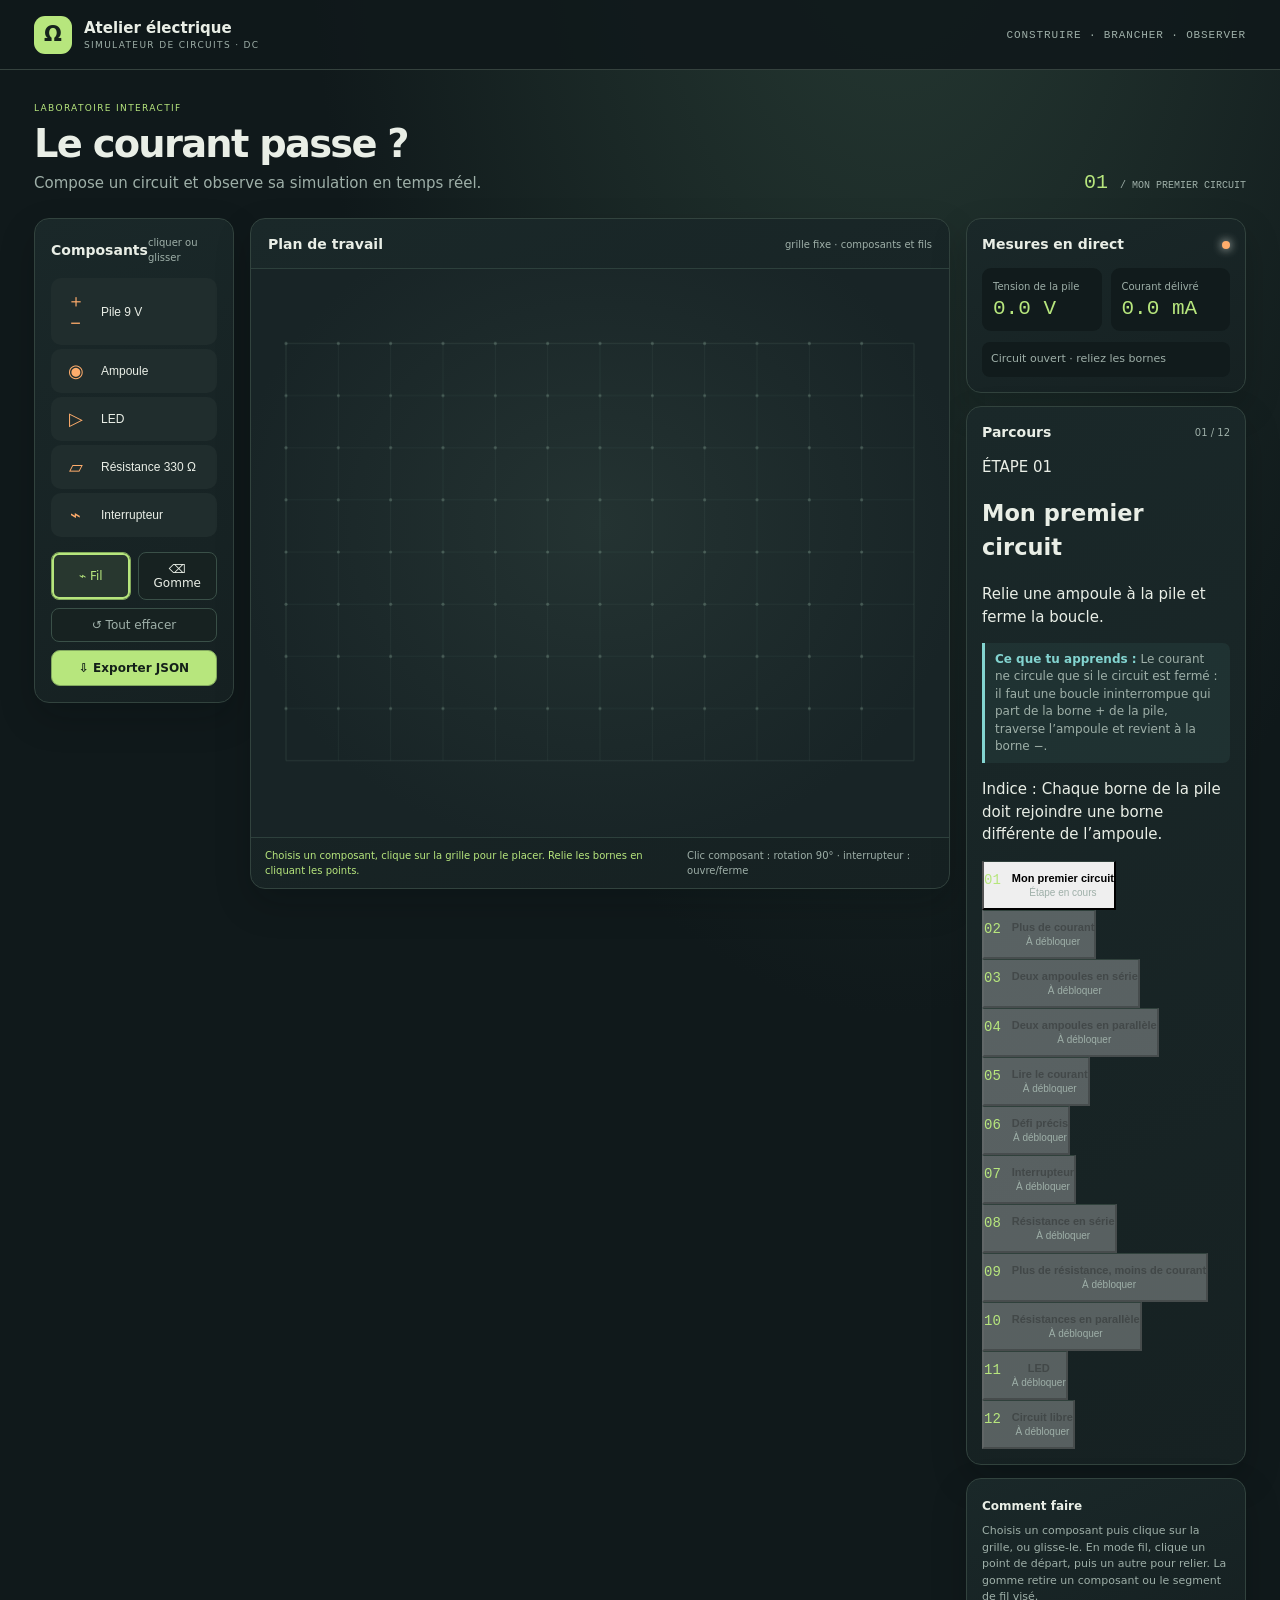
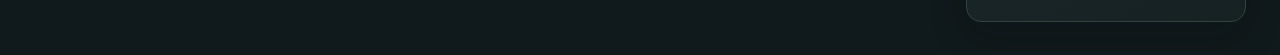
<file: Elec/elec.html>
<!doctype html><html lang="fr"><head><meta charset="utf-8"><meta name="viewport" content="width=device-width,initial-scale=1"><title>Atelier électrique — Simulateur</title><link rel="stylesheet" href="elec.css"></head><body>
<header><div class="brand"><span>Ω</span><div><b>Atelier électrique</b><small>SIMULATEUR DE CIRCUITS · DC</small></div></div><div class="tag">CONSTRUIRE · BRANCHER · OBSERVER</div></header>
<main><section class="intro"><div><small>LABORATOIRE INTERACTIF</small><h1>Le courant passe&nbsp;?</h1><p>Compose un circuit et observe sa simulation en temps réel.</p></div><div class="badge" id="pathBadge">01 <span>/ CIRCUIT LIBRE</span></div></section>
<div class="layout"><aside class="card palette"><div class="heading">Composants <small>cliquer ou glisser</small></div><button class="part" draggable="true" data-kind="battery"><i>＋ −</i><span>Pile 9 V</span></button><button class="part" draggable="true" data-kind="lamp"><i>◉</i><span>Ampoule</span></button><button class="part" draggable="true" data-kind="led"><i>▷</i><span>LED</span></button><button class="part" draggable="true" data-kind="resistor"><i>▱</i><span>Résistance 330 Ω</span></button><button class="part" draggable="true" data-kind="switch"><i>⌁</i><span>Interrupteur</span></button><div class="actions"><button id="wireBtn" class="on">⌁ Fil</button><button id="eraseBtn">⌫ Gomme</button></div><button id="resetBtn" class="reset">↺ Tout effacer</button></aside>
<section class="card work"><div class="heading">Plan de travail <small>grille fixe · composants et fils</small></div><div class="canvas-wrap"><canvas id="board" aria-label="Grille de circuits électriques"></canvas><div id="componentTooltip" class="component-tooltip" role="status" hidden></div></div><div class="foot"><span id="hint"></span><span>Clic composant : rotation 90° · interrupteur : ouvre/ferme</span></div></section>
<aside class="right"><section class="card measure"><div class="heading">Mesures en direct <span class="dot"></span></div><div class="values"><div><small>Tension de la pile</small><b id="voltage">0.0 V</b></div><div><small>Courant délivré</small><b id="current">0.0 mA</b></div></div><p id="status" class="status">Circuit ouvert · reliez les bornes</p></section><section class="card path"><div class="heading">Parcours <small id="pathCount">01 / 12</small></div><div id="pathCurrent" class="path-current" aria-live="polite"></div><div id="pathList" class="path-list" aria-label="Étapes du parcours"></div><button id="nextStep" class="next-step" type="button" hidden>Étape suivante →</button></section><section class="card legend"><b>Comment faire</b><p>Choisis un composant puis clique sur la grille, ou glisse-le. En mode fil, clique un point de départ, puis un autre pour relier. La gomme retire un composant ou le segment de fil visé.</p></section></aside></div></main>
<script src="js/core.js"></script><script src="js/solver.js"></script><script src="js/ui.js"></script><script src="js/learning.js"></script><script src="js/main.js"></script><script src="js/exporter.js"></script></body></html>
</file>
<file: Elec/elec.css>
:root{--bg:#10191b;--panel:#182426;--panel2:#202e2e;--line:#344643;--ink:#e9eee6;--muted:#9eafa8;--mint:#b7e67d;--orange:#ffad6c;--blue:#83d4d0;--mono:ui-monospace,SFMono-Regular,Consolas,monospace}*{box-sizing:border-box}body{margin:0;min-height:100vh;color:var(--ink);background:radial-gradient(ellipse at 70% -15%,#273b34,transparent 47%),var(--bg);font:15px/1.5 system-ui,-apple-system,"Segoe UI",sans-serif}header{height:70px;padding:0 34px;display:flex;align-items:center;justify-content:space-between;border-bottom:1px solid #35423e;background:#10191be8}.brand{display:flex;gap:12px;align-items:center}.brand>span{display:grid;place-items:center;width:38px;height:38px;border-radius:11px;background:var(--mint);color:#16231d;font-size:21px;font-weight:800}.brand b{display:block;font-size:15px}.brand small,.intro small{display:block;color:var(--muted);font-size:9px;letter-spacing:.15em}.tag{color:var(--muted);font:11px var(--mono);letter-spacing:.08em}main{max-width:1440px;margin:auto;padding:32px 34px}.intro{display:flex;align-items:end;justify-content:space-between;margin-bottom:24px}.intro small{color:var(--mint)}h1{font-size:clamp(28px,3vw,40px);letter-spacing:-.045em;line-height:1.1;margin:7px 0}.intro p{color:var(--muted);margin:0}.badge{font:20px var(--mono);color:var(--mint)}.badge span{font-size:10px;color:var(--muted)}.layout{display:grid;grid-template-columns:200px minmax(400px,1fr) 280px;gap:16px;align-items:start}.card{background:linear-gradient(155deg,#1a2829,#162122);border:1px solid #32433e;border-radius:15px;box-shadow:0 15px 36px #050b0b30}.palette{padding:16px}.heading{font-weight:700;display:flex;justify-content:space-between;align-items:center;margin-bottom:13px;font-size:14px}.heading small{color:var(--muted);font-size:10px;font-weight:400}.part{width:100%;display:flex;align-items:center;gap:12px;padding:10px;margin:4px 0;border:1px solid transparent;border-radius:10px;background:#202d2d;color:var(--ink);text-align:left;cursor:grab}.part:hover,.part.selected{border-color:#b7e67d;color:var(--mint);background:#28372f}.part i{font-style:normal;color:var(--orange);width:27px;text-align:center;font-size:18px}.part span{font-size:12px}.actions{display:flex;gap:7px;margin-top:15px}.actions button,.reset{border:1px solid #3a5048;background:#172221;color:var(--ink);border-radius:8px;padding:9px 7px;flex:1;cursor:pointer;font:12px system-ui}.actions button.on{color:var(--mint);border-color:#83a95c;background:#28372f}.reset{width:100%;margin-top:8px;color:var(--muted)}.work{overflow:hidden}.work>.heading{padding:15px 17px 0}.canvas-wrap{height:min(66vh,570px);min-height:390px;position:relative;overflow:hidden;background:radial-gradient(ellipse at 50% 45%,#243332,#182426 75%);border-block:1px solid #2d403c}.canvas-wrap canvas{width:100%;height:100%;display:block;touch-action:none}.foot{padding:10px 14px;display:flex;gap:12px;justify-content:space-between;color:var(--muted);font-size:10px}.foot span:first-child{color:var(--mint)}.right{display:grid;gap:13px}.measure,.path,.legend{padding:15px}.dot{width:8px;height:8px;border-radius:50%;background:var(--orange);box-shadow:0 0 10px currentColor}.values{display:grid;grid-template-columns:1fr 1fr;gap:9px}.values>div{padding:11px;background:#111b1c;border-radius:9px}.values small,.values b{display:block}.values small{font-size:10px;color:var(--muted)}.values b{font:21px var(--mono);margin-top:3px;color:var(--mint)}.status{font-size:11px;color:var(--muted);margin:11px 0 0;padding:9px;background:#111b1c;border-radius:8px}.status.active{color:var(--mint)}.pathline{display:flex;gap:11px;padding:10px 0;border-top:1px solid #30413c}.pathline>b{color:var(--mint);font:14px var(--mono)}.pathline strong,.pathline small{display:block}.pathline strong{font-size:11px}.pathline small{font-size:10px;color:var(--muted);margin-top:3px}.pathline.muted{opacity:.55}.legend b{font-size:12px}.legend p{color:var(--muted);font-size:11px;margin:7px 0 0}@media(max-width:1050px){.layout{grid-template-columns:180px 1fr}.right{grid-column:1/-1;grid-template-columns:repeat(3,1fr)}}@media(max-width:700px){header{padding:0 16px}.tag{display:none}main{padding:22px 14px}.layout{grid-template-columns:1fr}.right{grid-column:auto;grid-template-columns:1fr}.palette{display:grid;grid-template-columns:1fr 1fr;gap:6px}.palette .heading,.actions,.reset{grid-column:1/-1}.part{margin:0}.canvas-wrap{min-height:330px;height:54vh}.foot{flex-direction:column}.intro{align-items:start}}.step-diagnostic{margin-top:7px;color:#e8ad62;font-size:.85rem;line-height:1.35}

.step-learn{margin:10px 0;padding:8px 10px;border-left:3px solid var(--blue);border-radius:0 7px 7px 0;background:#83d4d010;color:var(--muted);font-size:12px;line-height:1.45}.step-learn strong{color:var(--blue)}

/* Electrical current, component readings and erase affordance */
.canvas-wrap{position:relative}.component-tooltip{position:absolute;z-index:3;pointer-events:none;max-width:290px;padding:8px 11px;border:1px solid var(--mint);border-radius:7px;background:#10191bf2;color:var(--ink);box-shadow:0 5px 20px #0008;font-size:12px;line-height:1.45}.component-tooltip[hidden]{display:none}#board{cursor:crosshair}#board.erase-mode{cursor:not-allowed}#wireBtn.on,#eraseBtn.on{box-shadow:0 0 0 2px var(--mint) inset}.canvas-wrap:has(#board.erase-mode){cursor:not-allowed}

/* Tooltips must never intercept canvas interaction. */
.component-tooltip{pointer-events:none}
</file>
